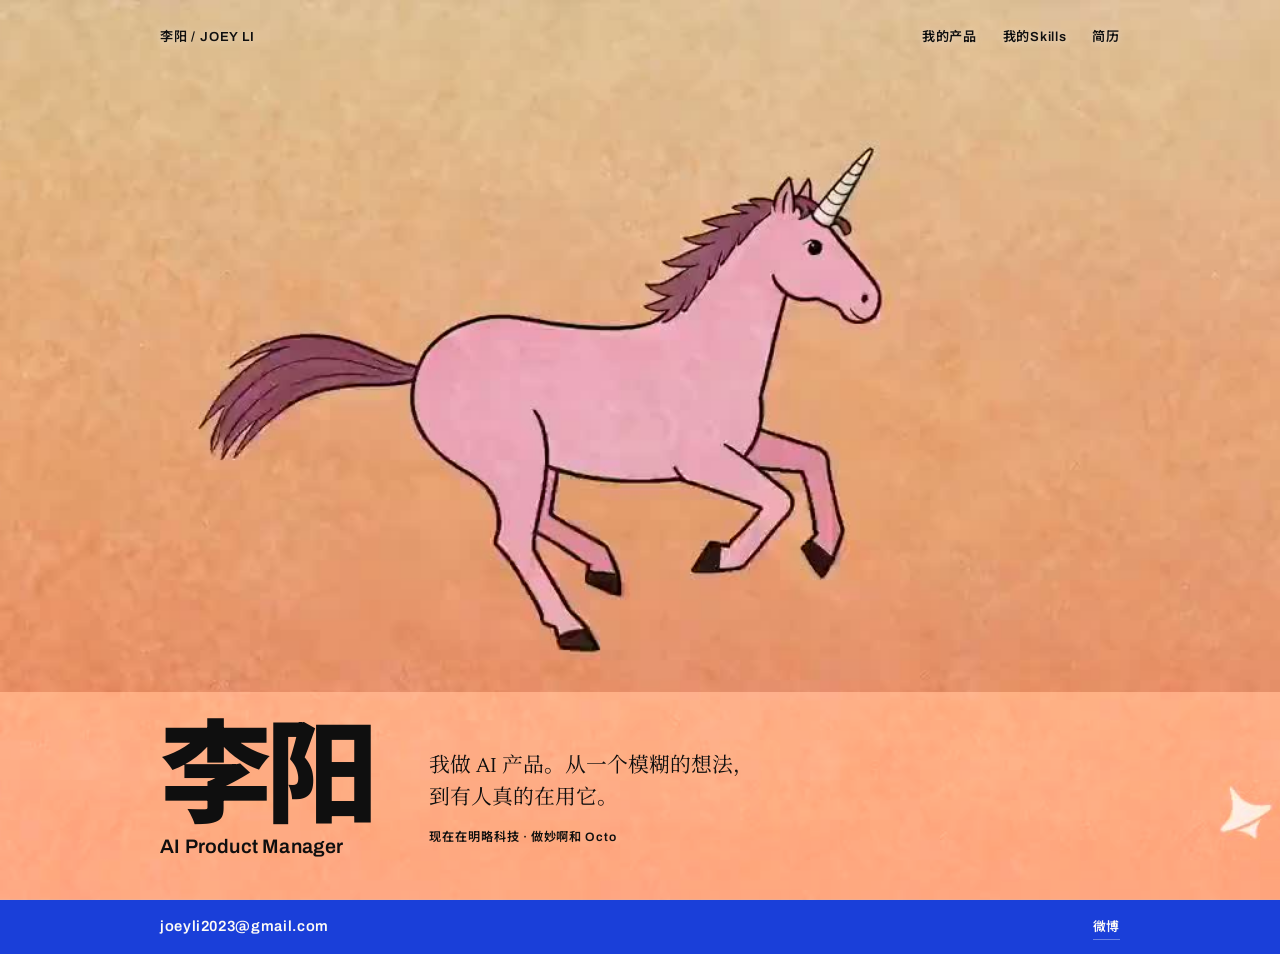
<file: index.html>
<!DOCTYPE html>
<html lang="zh-CN">
<head>
<meta charset="UTF-8" />
<meta name="viewport" content="width=device-width, initial-scale=1" />
<title>李阳 — AI 产品经理</title>
<meta name="description" content="李阳，AI 产品经理。做过的产品、写过的 Skill、以及怎么找到我。" />
<meta property="og:title" content="李阳 — AI 产品经理" />
<meta property="og:description" content="做过的产品、写过的 Skill、以及怎么找到我。" />
<meta property="og:type" content="website" />
<link rel="icon" href="data:image/svg+xml,<svg xmlns='http://www.w3.org/2000/svg' viewBox='0 0 32 32'><rect width='32' height='32' fill='%231A3FD9'/></svg>" />

<link rel="preconnect" href="https://fonts.googleapis.com" />
<link rel="preconnect" href="https://fonts.gstatic.com" crossorigin />
<link href="https://fonts.googleapis.com/css2?family=Archivo:wght@600;900&family=Newsreader:opsz,wght@6..72,300;6..72,400&family=Noto+Sans+SC:wght@500;900&family=Noto+Serif+SC:wght@300;400&display=swap" rel="stylesheet" />
<link rel="stylesheet" href="assets/site.css?v=5" />
</head>
<body class="home">

<header class="hero">
  <div class="film">
    <video class="hero-video" autoplay muted loop playsinline preload="auto" poster="assets/hero-poster.jpg">
      <source src="assets/hero.mp4" type="video/mp4" />
    </video>
  </div>

  <div class="hero-glass">
    <div class="wrap hero-glass-in">
      <h1 class="hero-name">李阳<span class="latin">AI Product Manager</span></h1>
      <p class="hero-say">我做 AI 产品。从一个模糊的想法，到有人真的在用它。
        <span class="quiet">现在在明略科技 · 做妙啊和 Octo</span>
      </p>
    </div>
  </div>

  <div class="wrap topbar">
    <a class="mark" href="./">李阳 / JOEY LI</a>
    <nav>
      <a href="products.html">我的产品</a>
      <a href="skills.html">我的Skills</a>
      <a href="resume.html">简历</a>
    </nav>
  </div>
</header>

<footer class="strip" id="contact">
  <div class="wrap strip-in">
    <a class="strip-mail" href="mailto:joeyli2023@gmail.com">joeyli2023@gmail.com</a>
    <a class="strip-link" href="https://weibo.com/u/7821111806" target="_blank" rel="noopener">微博</a>
  </div>
</footer>

<script src="assets/site.js"></script>
</body>
</html>
</file>
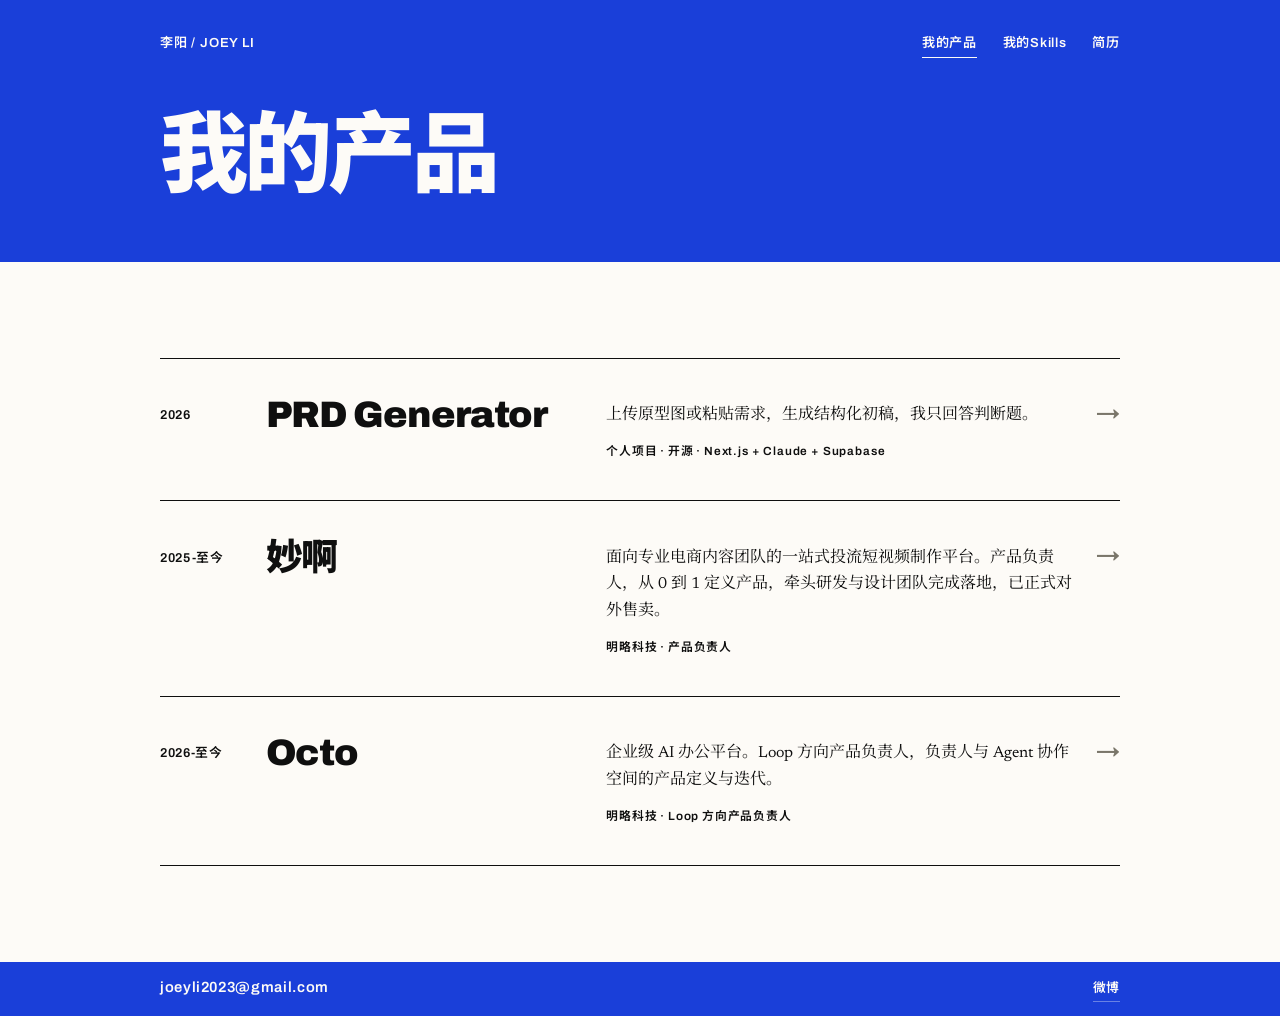
<file: products.html>
<!DOCTYPE html>
<html lang="zh-CN">
<head>
<meta charset="UTF-8" />
<meta name="viewport" content="width=device-width, initial-scale=1" />
<title>我的产品 — 李阳</title>
<meta name="description" content="李阳做过的产品：PRD Generator、妙啊、Octo。" />
<meta property="og:title" content="我的产品 — 李阳" />
<meta property="og:description" content="一个自己写的开源工具，两款从 0 到 1 带出来的商业产品。" />
<meta property="og:type" content="website" />
<link rel="icon" href="data:image/svg+xml,<svg xmlns='http://www.w3.org/2000/svg' viewBox='0 0 32 32'><rect width='32' height='32' fill='%231A3FD9'/></svg>" />

<link rel="preconnect" href="https://fonts.googleapis.com" />
<link rel="preconnect" href="https://fonts.gstatic.com" crossorigin />
<link href="https://fonts.googleapis.com/css2?family=Archivo:wght@600;900&family=Newsreader:opsz,wght@6..72,300;6..72,400&family=Noto+Sans+SC:wght@500;900&family=Noto+Serif+SC:wght@300;400&display=swap" rel="stylesheet" />
<link rel="stylesheet" href="assets/site.css?v=5" />
</head>
<body>

<header class="masthead">
  <div class="wrap topbar">
    <a class="mark" href="./">李阳 / JOEY LI</a>
    <nav>
      <a href="products.html" aria-current="page">我的产品</a>
      <a href="skills.html">我的Skills</a>
      <a href="resume.html">简历</a>
    </nav>
  </div>
  <div class="wrap">
    <h1>我的产品</h1>
  </div>
</header>

<main>
  <section class="section wrap" id="products">
    <div class="work">
      <a class="item" href="products/prd-generator.html">
        <span class="item-yr">2026</span>
        <span class="item-name">PRD Generator</span>
        <span class="item-desc">
          上传原型图或粘贴需求，生成结构化初稿，我只回答判断题。
          <span class="meta">个人项目 · 开源 · Next.js + Claude + Supabase</span>
        </span>
      </a>

      <a class="item" href="products/woya.html">
        <span class="item-yr">2025-至今</span>
        <span class="item-name">妙啊</span>
        <span class="item-desc">
          面向专业电商内容团队的一站式投流短视频制作平台。产品负责人，从 0 到 1 定义产品，牵头研发与设计团队完成落地，已正式对外售卖。
          <span class="meta">明略科技 · 产品负责人</span>
        </span>
      </a>

      <a class="item" href="products/octo.html">
        <span class="item-yr">2026-至今</span>
        <span class="item-name">Octo</span>
        <span class="item-desc">
          企业级 AI 办公平台。Loop 方向产品负责人，负责人与 Agent 协作空间的产品定义与迭代。
          <span class="meta">明略科技 · Loop 方向产品负责人</span>
        </span>
      </a>
    </div>
  </section>
</main>

<footer class="strip" id="contact">
  <div class="wrap strip-in">
    <a class="strip-mail" href="mailto:joeyli2023@gmail.com">joeyli2023@gmail.com</a>
    <a class="strip-link" href="https://weibo.com/u/7821111806" target="_blank" rel="noopener">微博</a>
  </div>
</footer>

</body>
</html>
</file>
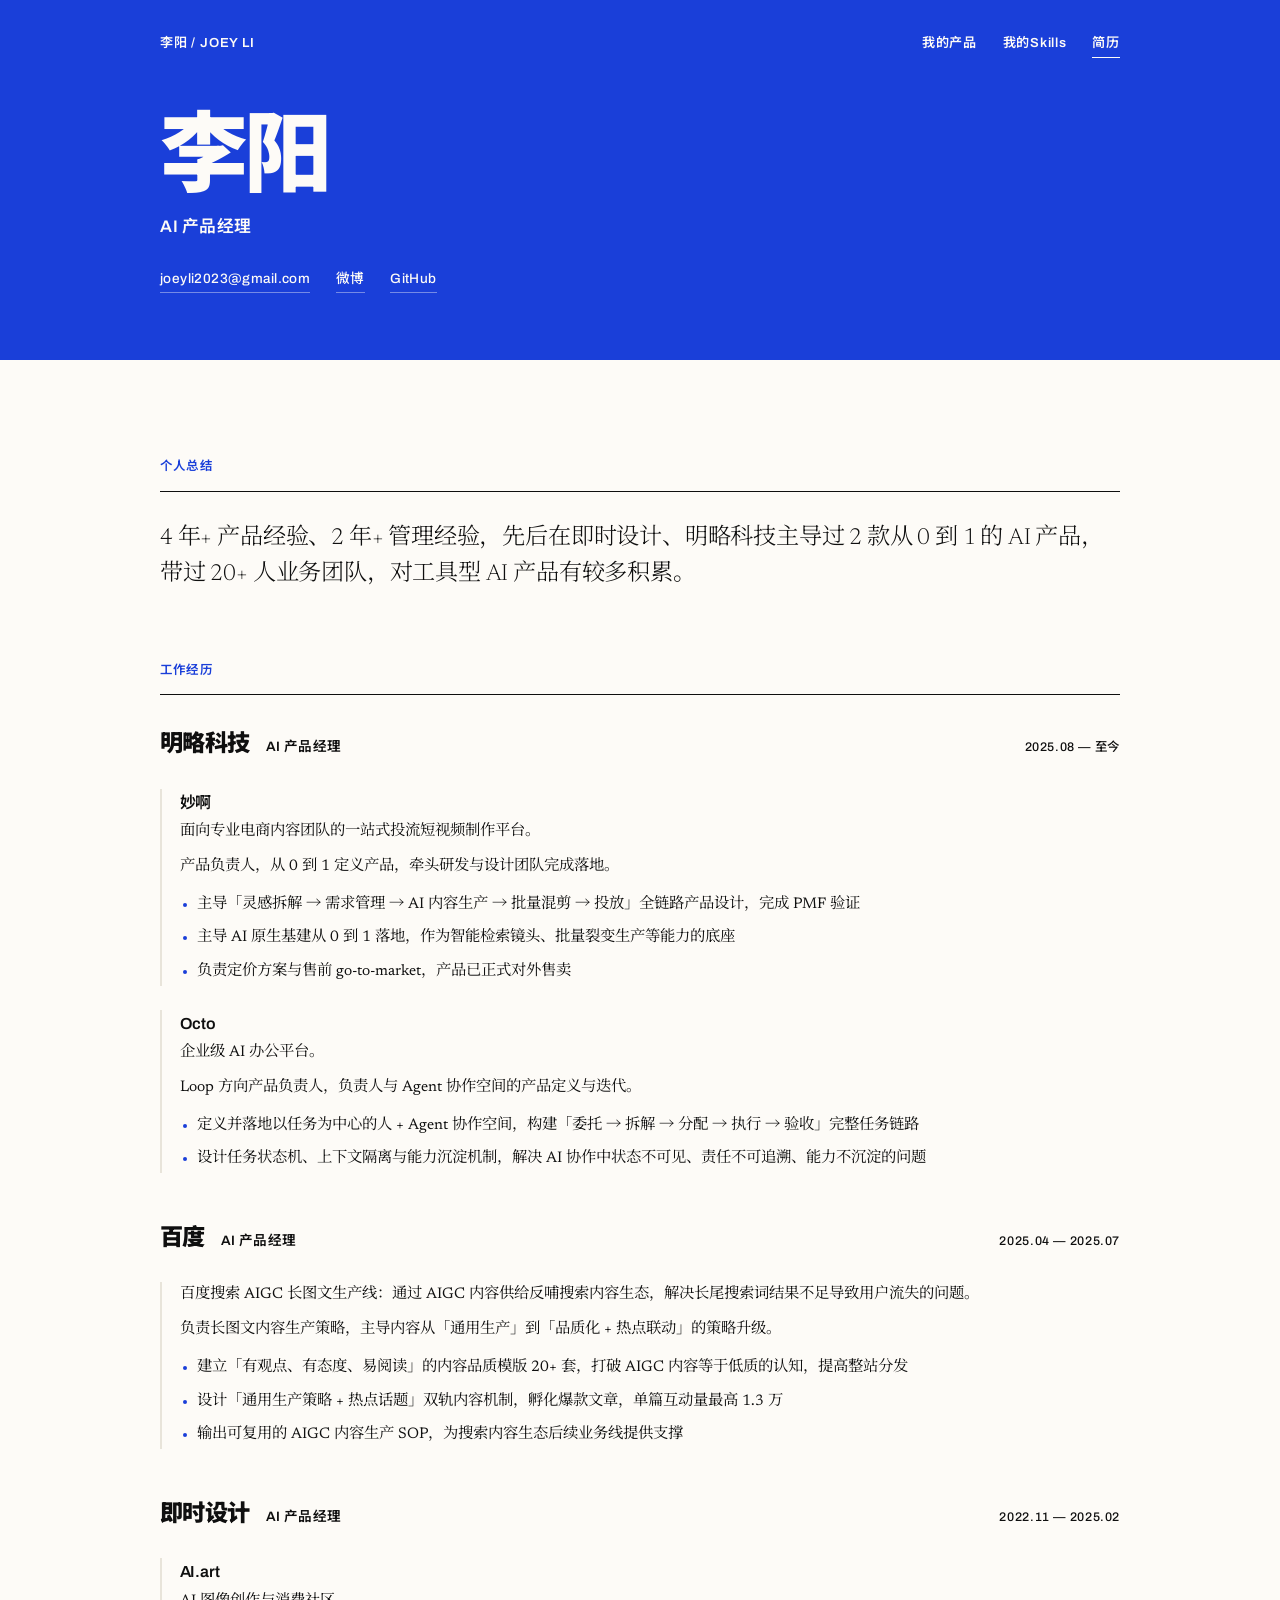
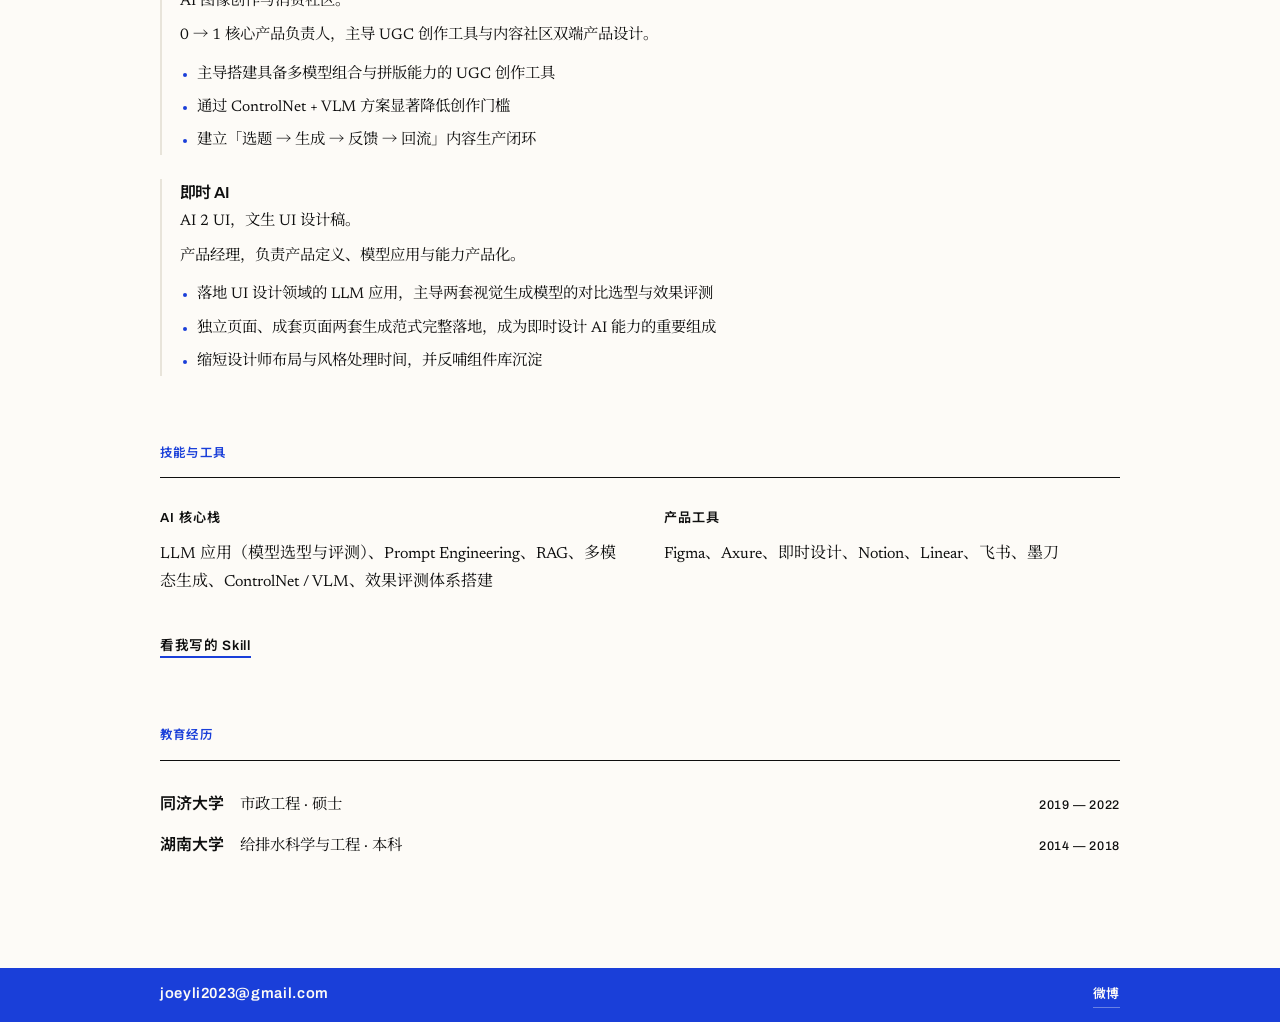
<file: resume.html>
<!DOCTYPE html>
<html lang="zh-CN">
<head>
<meta charset="UTF-8" />
<meta name="viewport" content="width=device-width, initial-scale=1" />
<title>简历 — 李阳</title>
<meta name="description" content="李阳，AI 产品经理。4 年产品经验，主导过 2 款 0 到 1 的 AI 产品。" />
<meta name="robots" content="index, follow" />
<meta property="og:title" content="简历 — 李阳" />
<meta property="og:description" content="4 年产品经验，主导过 2 款 0 到 1 的 AI 产品。" />
<meta property="og:type" content="profile" />
<link rel="icon" href="data:image/svg+xml,<svg xmlns='http://www.w3.org/2000/svg' viewBox='0 0 32 32'><rect width='32' height='32' fill='%231A3FD9'/></svg>" />

<link rel="preconnect" href="https://fonts.googleapis.com" />
<link rel="preconnect" href="https://fonts.gstatic.com" crossorigin />
<link href="https://fonts.googleapis.com/css2?family=Archivo:wght@600;900&family=Newsreader:opsz,wght@6..72,300;6..72,400&family=Noto+Sans+SC:wght@500;900&family=Noto+Serif+SC:wght@300;400&display=swap" rel="stylesheet" />
<link rel="stylesheet" href="assets/site.css?v=5" />
</head>
<body>

<header class="masthead">
  <div class="wrap topbar">
    <a class="mark" href="./">李阳 / JOEY LI</a>
    <nav>
      <a href="products.html">我的产品</a>
      <a href="skills.html">我的Skills</a>
      <a href="resume.html" aria-current="page">简历</a>
    </nav>
  </div>
  <div class="wrap">
    <h1>李阳</h1>
    <p class="role">AI 产品经理</p>
    <p class="reach">
      <a href="mailto:joeyli2023@gmail.com">joeyli2023@gmail.com</a>
      <a href="https://weibo.com/u/7821111806" target="_blank" rel="noopener">微博</a>
      <a href="https://github.com/JoeyLi2023" target="_blank" rel="noopener">GitHub</a>
    </p>
  </div>
</header>

<main class="section wrap">

  <section class="block">
    <h2 class="eyebrow eyebrow--rule">个人总结</h2>
    <p class="summary">
      4 年+ 产品经验、2 年+ 管理经验，先后在即时设计、明略科技主导过 2 款从 0 到 1 的 AI 产品，带过 20+ 人业务团队，对工具型 AI 产品有较多积累。
    </p>
  </section>

  <section class="block">
    <h2 class="eyebrow eyebrow--rule">工作经历</h2>

    <div class="job">
      <div class="job-head">
        <span class="job-co">明略科技</span>
        <span class="job-role">AI 产品经理</span>
        <span class="job-when">2025.08 — 至今</span>
      </div>

      <div class="line">
        <p class="line-name">妙啊</p>
        <p class="line-what">面向专业电商内容团队的一站式投流短视频制作平台。</p>
        <p class="line-role">产品负责人，从 0 到 1 定义产品，牵头研发与设计团队完成落地。</p>
        <ul>
          <li>主导「灵感拆解 → 需求管理 → AI 内容生产 → 批量混剪 → 投放」全链路产品设计，完成 PMF 验证</li>
          <li>主导 AI 原生基建从 0 到 1 落地，作为智能检索镜头、批量裂变生产等能力的底座</li>
          <li>负责定价方案与售前 go-to-market，产品已正式对外售卖</li>
        </ul>
      </div>

      <div class="line">
        <p class="line-name">Octo</p>
        <p class="line-what">企业级 AI 办公平台。</p>
        <p class="line-role">Loop 方向产品负责人，负责人与 Agent 协作空间的产品定义与迭代。</p>
        <ul>
          <li>定义并落地以任务为中心的人 + Agent 协作空间，构建「委托 → 拆解 → 分配 → 执行 → 验收」完整任务链路</li>
          <li>设计任务状态机、上下文隔离与能力沉淀机制，解决 AI 协作中状态不可见、责任不可追溯、能力不沉淀的问题</li>
        </ul>
      </div>
    </div>

    <div class="job">
      <div class="job-head">
        <span class="job-co">百度</span>
        <span class="job-role">AI 产品经理</span>
        <span class="job-when">2025.04 — 2025.07</span>
      </div>
      <div class="line">
        <p class="line-what">百度搜索 AIGC 长图文生产线：通过 AIGC 内容供给反哺搜索内容生态，解决长尾搜索词结果不足导致用户流失的问题。</p>
        <p class="line-role">负责长图文内容生产策略，主导内容从「通用生产」到「品质化 + 热点联动」的策略升级。</p>
        <ul>
          <li>建立「有观点、有态度、易阅读」的内容品质模版 20+ 套，打破 AIGC 内容等于低质的认知，提高整站分发</li>
          <li>设计「通用生产策略 + 热点话题」双轨内容机制，孵化爆款文章，单篇互动量最高 1.3 万</li>
          <li>输出可复用的 AIGC 内容生产 SOP，为搜索内容生态后续业务线提供支撑</li>
        </ul>
      </div>
    </div>

    <div class="job">
      <div class="job-head">
        <span class="job-co">即时设计</span>
        <span class="job-role">AI 产品经理</span>
        <span class="job-when">2022.11 — 2025.02</span>
      </div>

      <div class="line">
        <p class="line-name">AI.art</p>
        <p class="line-what">AI 图像创作与消费社区。</p>
        <p class="line-role">0 → 1 核心产品负责人，主导 UGC 创作工具与内容社区双端产品设计。</p>
        <ul>
          <li>主导搭建具备多模型组合与拼版能力的 UGC 创作工具</li>
          <li>通过 ControlNet + VLM 方案显著降低创作门槛</li>
          <li>建立「选题 → 生成 → 反馈 → 回流」内容生产闭环</li>
        </ul>
      </div>

      <div class="line">
        <p class="line-name">即时 AI</p>
        <p class="line-what">AI 2 UI，文生 UI 设计稿。</p>
        <p class="line-role">产品经理，负责产品定义、模型应用与能力产品化。</p>
        <ul>
          <li>落地 UI 设计领域的 LLM 应用，主导两套视觉生成模型的对比选型与效果评测</li>
          <li>独立页面、成套页面两套生成范式完整落地，成为即时设计 AI 能力的重要组成</li>
          <li>缩短设计师布局与风格处理时间，并反哺组件库沉淀</li>
        </ul>
      </div>
    </div>
  </section>

  <section class="block">
    <h2 class="eyebrow eyebrow--rule">技能与工具</h2>
    <div class="pairs">
      <div>
        <h3>AI 核心栈</h3>
        <p>LLM 应用（模型选型与评测）、Prompt Engineering、RAG、多模态生成、ControlNet / VLM、效果评测体系搭建</p>
      </div>
      <div>
        <h3>产品工具</h3>
        <p>Figma、Axure、即时设计、Notion、Linear、飞书、墨刀</p>
      </div>
    </div>
    <p class="more"><a href="skills.html">看我写的 Skill</a></p>
  </section>

  <section class="block">
    <h2 class="eyebrow eyebrow--rule">教育经历</h2>
    <div class="edu">
      <span class="edu-school">同济大学</span>
      <span class="edu-major">市政工程 · 硕士</span>
      <span class="edu-when">2019 — 2022</span>
    </div>
    <div class="edu">
      <span class="edu-school">湖南大学</span>
      <span class="edu-major">给排水科学与工程 · 本科</span>
      <span class="edu-when">2014 — 2018</span>
    </div>
  </section>

</main>

<footer class="strip" id="contact">
  <div class="wrap strip-in">
    <a class="strip-mail" href="mailto:joeyli2023@gmail.com">joeyli2023@gmail.com</a>
    <a class="strip-link" href="https://weibo.com/u/7821111806" target="_blank" rel="noopener">微博</a>
  </div>
</footer>

</body>
</html>
</file>
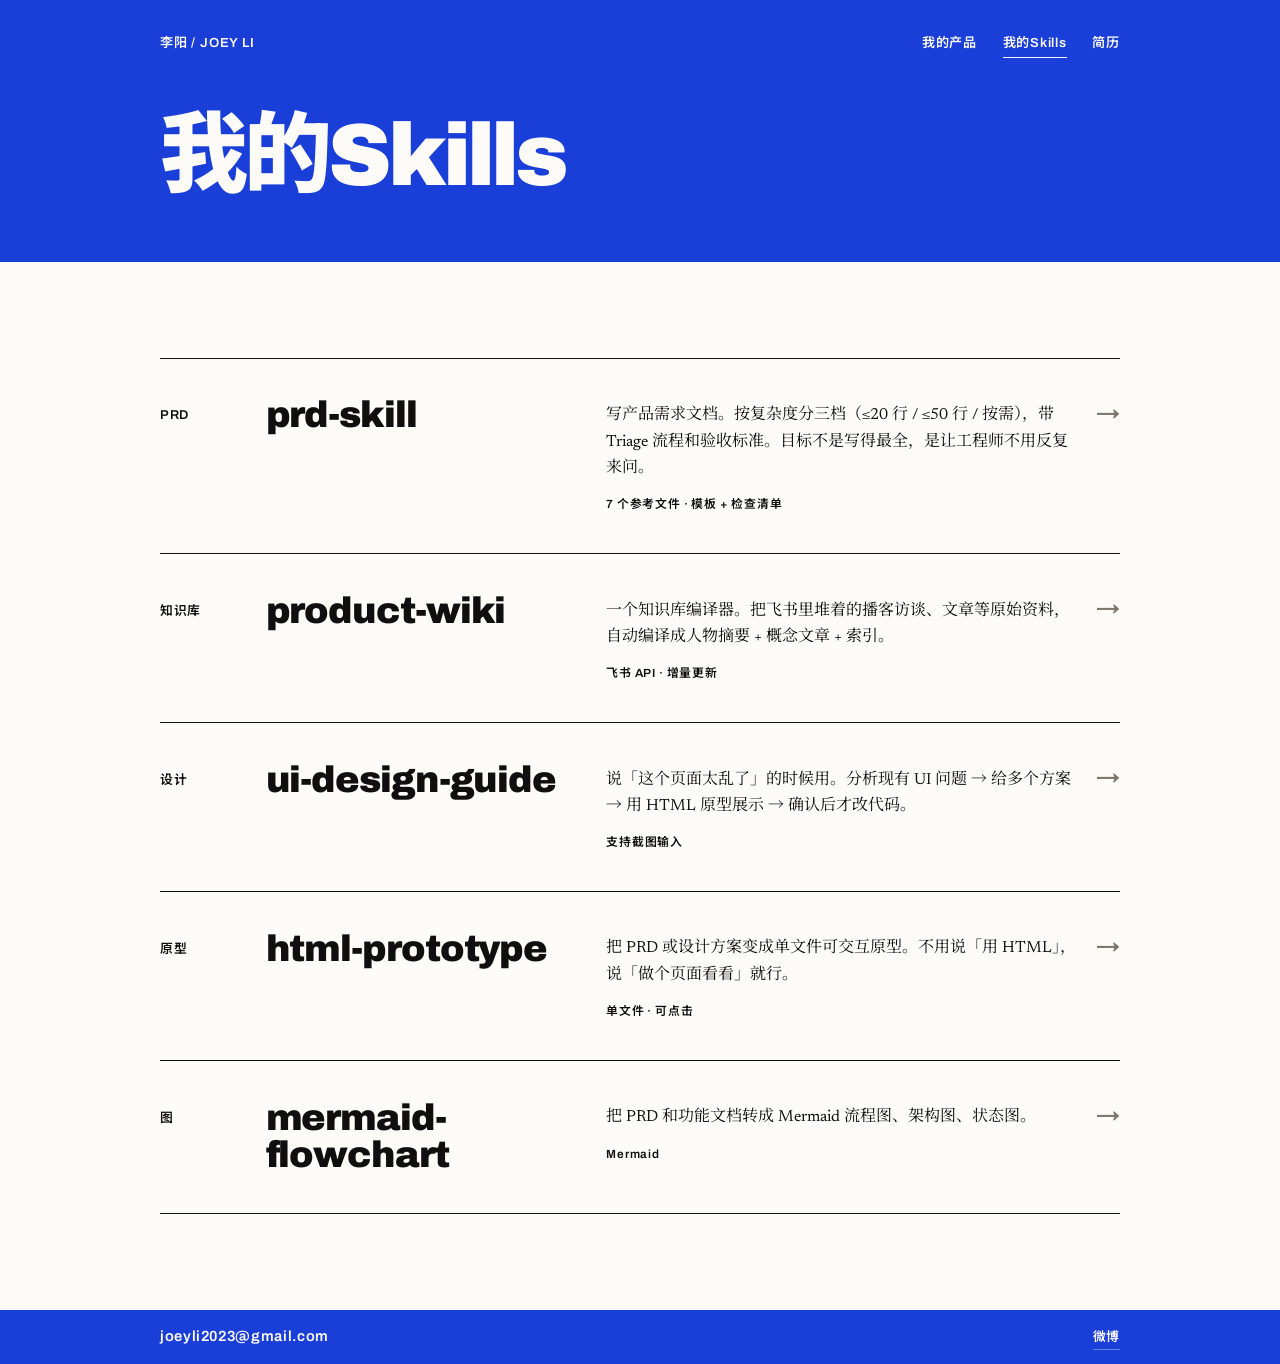
<file: skills.html>
<!DOCTYPE html>
<html lang="zh-CN">
<head>
<meta charset="UTF-8" />
<meta name="viewport" content="width=device-width, initial-scale=1" />
<title>我的Skills — 李阳</title>
<meta name="description" content="李阳给 Claude Code 写的一组 Skill：prd-skill、product-wiki、ui-design-guide、html-prototype、mermaid-flowchart。" />
<meta property="og:title" content="我的Skills — 李阳" />
<meta property="og:description" content="给 Claude Code 写的一组 Skill，把每天重复的活儿交给它做。" />
<meta property="og:type" content="website" />
<link rel="icon" href="data:image/svg+xml,<svg xmlns='http://www.w3.org/2000/svg' viewBox='0 0 32 32'><rect width='32' height='32' fill='%231A3FD9'/></svg>" />

<link rel="preconnect" href="https://fonts.googleapis.com" />
<link rel="preconnect" href="https://fonts.gstatic.com" crossorigin />
<link href="https://fonts.googleapis.com/css2?family=Archivo:wght@600;900&family=Newsreader:opsz,wght@6..72,300;6..72,400&family=Noto+Sans+SC:wght@500;900&family=Noto+Serif+SC:wght@300;400&display=swap" rel="stylesheet" />
<link rel="stylesheet" href="assets/site.css?v=5" />
</head>
<body>

<header class="masthead">
  <div class="wrap topbar">
    <a class="mark" href="./">李阳 / JOEY LI</a>
    <nav>
      <a href="products.html">我的产品</a>
      <a href="skills.html" aria-current="page">我的Skills</a>
      <a href="resume.html">简历</a>
    </nav>
  </div>
  <div class="wrap">
    <h1>我的Skills</h1>
  </div>
</header>

<main>
  <section class="section wrap" id="skills">
    <div class="work">
      <a class="item" href="skills/prd-skill.html">
        <span class="item-yr">PRD</span>
        <span class="item-name">prd-skill</span>
        <span class="item-desc">
          写产品需求文档。按复杂度分三档（≤20 行 / ≤50 行 / 按需），带 Triage 流程和验收标准。目标不是写得最全，是让工程师不用反复来问。
          <span class="meta">7 个参考文件 · 模板 + 检查清单</span>
        </span>
      </a>

      <a class="item" href="skills/product-wiki.html">
        <span class="item-yr">知识库</span>
        <span class="item-name">product-wiki</span>
        <span class="item-desc">
          一个知识库编译器。把飞书里堆着的播客访谈、文章等原始资料，自动编译成人物摘要 + 概念文章 + 索引。
          <span class="meta">飞书 API · 增量更新</span>
        </span>
      </a>

      <a class="item" href="skills/ui-design-guide.html">
        <span class="item-yr">设计</span>
        <span class="item-name">ui-design-guide</span>
        <span class="item-desc">
          说「这个页面太乱了」的时候用。分析现有 UI 问题 → 给多个方案 → 用 HTML 原型展示 → 确认后才改代码。
          <span class="meta">支持截图输入</span>
        </span>
      </a>

      <a class="item" href="skills/html-prototype.html">
        <span class="item-yr">原型</span>
        <span class="item-name">html-prototype</span>
        <span class="item-desc">
          把 PRD 或设计方案变成单文件可交互原型。不用说「用 HTML」，说「做个页面看看」就行。
          <span class="meta">单文件 · 可点击</span>
        </span>
      </a>

      <a class="item" href="skills/mermaid-flowchart.html">
        <span class="item-yr">图</span>
        <span class="item-name">mermaid-flowchart</span>
        <span class="item-desc">
          把 PRD 和功能文档转成 Mermaid 流程图、架构图、状态图。
          <span class="meta">Mermaid</span>
        </span>
      </a>
    </div>
  </section>
</main>

<footer class="strip" id="contact">
  <div class="wrap strip-in">
    <a class="strip-mail" href="mailto:joeyli2023@gmail.com">joeyli2023@gmail.com</a>
    <a class="strip-link" href="https://weibo.com/u/7821111806" target="_blank" rel="noopener">微博</a>
  </div>
</footer>

</body>
</html>
</file>
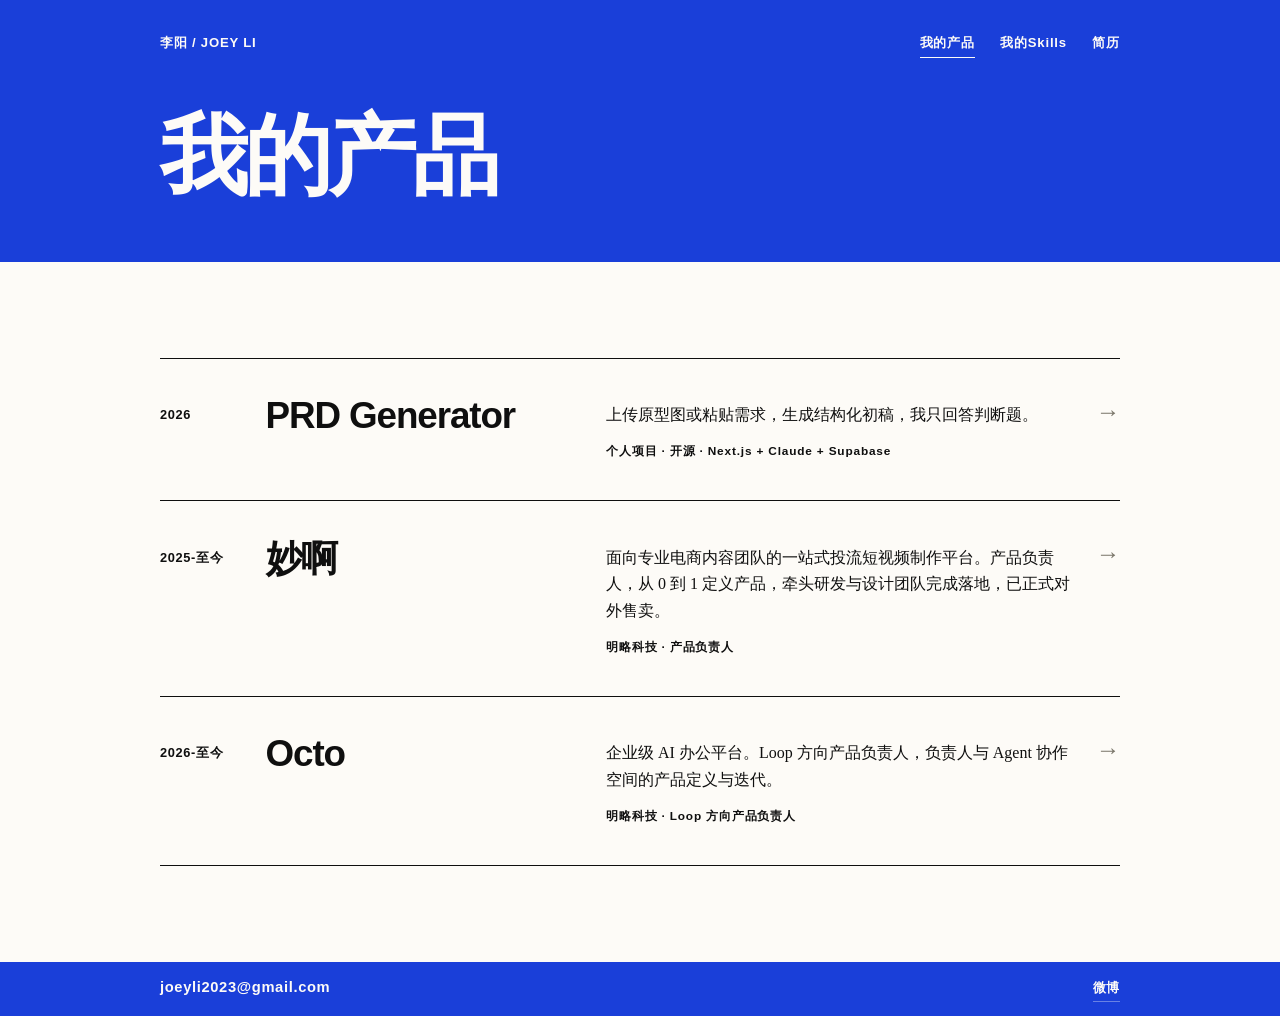
<file: work.html>
<!DOCTYPE html>
<html lang="zh-CN">
<head>
<meta charset="UTF-8" />
<meta name="viewport" content="width=device-width, initial-scale=1" />
<title>页面已拆分 — 李阳</title>
<meta name="robots" content="noindex, follow" />
<meta http-equiv="refresh" content="0; url=products.html" />
<link rel="canonical" href="https://joeyli2023.github.io/products.html" />
<link rel="icon" href="data:image/svg+xml,<svg xmlns='http://www.w3.org/2000/svg' viewBox='0 0 32 32'><rect width='32' height='32' fill='%231A3FD9'/></svg>" />
<link rel="stylesheet" href="assets/site.css?v=5" />
</head>
<body>

<main class="section wrap">
  <p class="intro">
    原来的「作品」页已经拆成两页：<a href="products.html">我的产品</a> 和 <a href="skills.html">我的Skills</a>。
    正在带你去产品页，没有跳转就点上面的链接。
  </p>
</main>

</body>
</html>
</file>
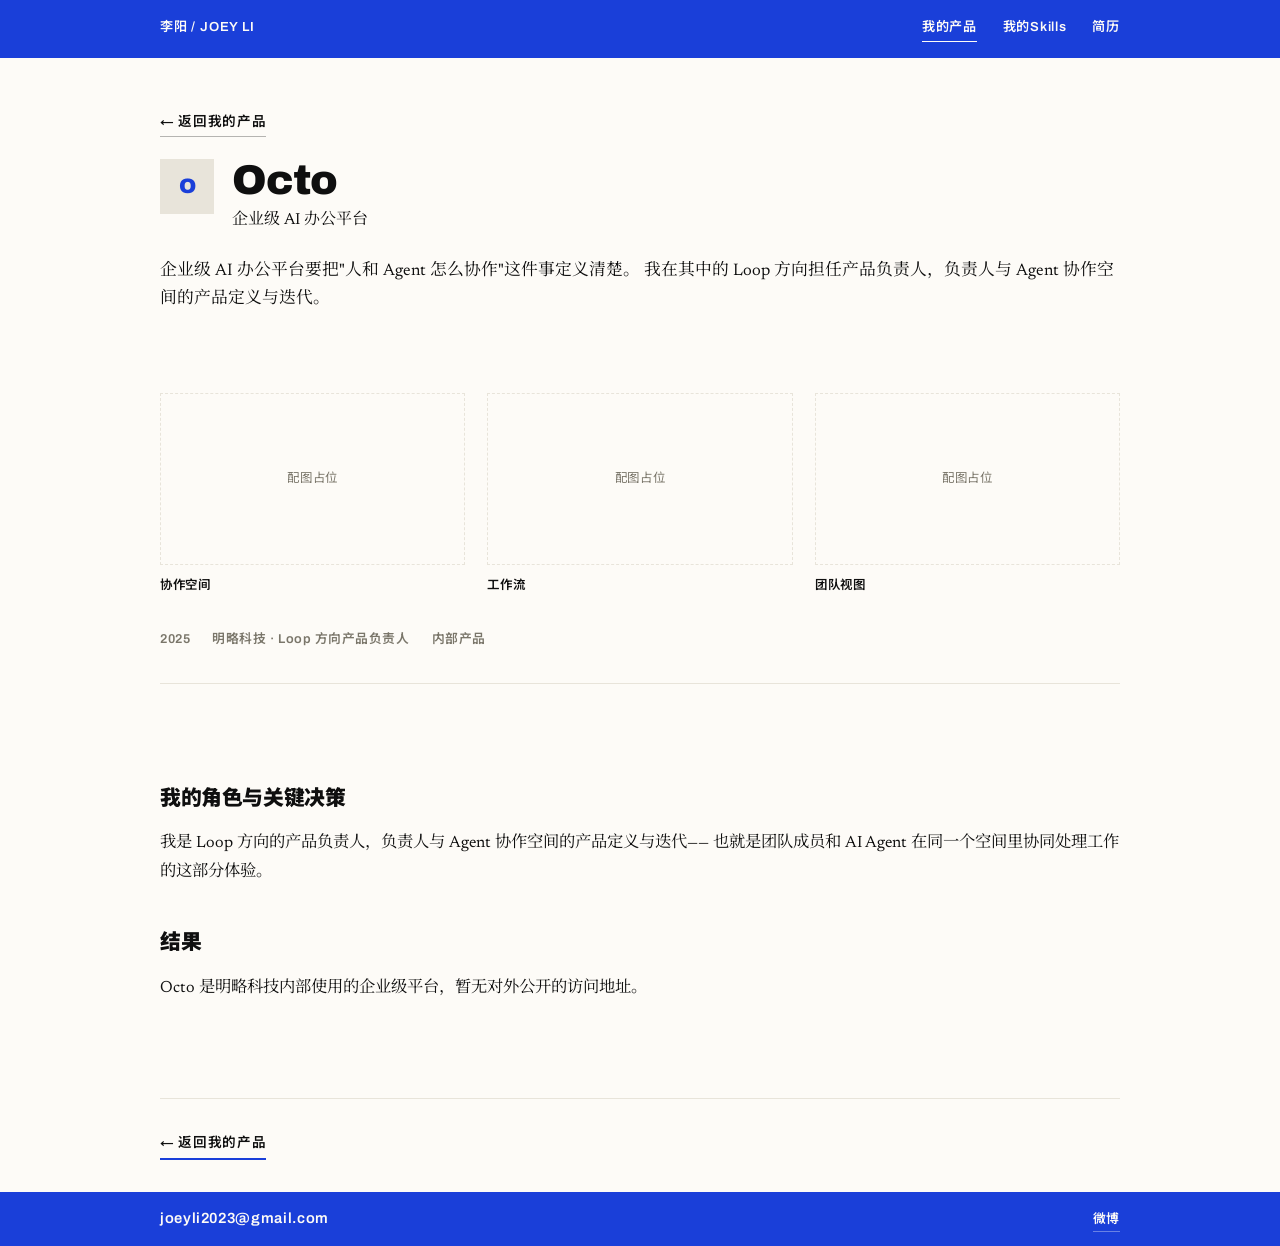
<file: products/octo.html>
<!DOCTYPE html>
<html lang="zh-CN">
<head>
<meta charset="UTF-8" />
<meta name="viewport" content="width=device-width, initial-scale=1" />
<title>Octo — 李阳</title>
<meta name="description" content="Octo：明略科技的企业级 AI 办公平台，Loop 方向产品负责人。" />
<meta property="og:title" content="Octo — 李阳" />
<meta property="og:description" content="Loop 方向产品负责人，负责人与 Agent 协作空间的产品定义与迭代。" />
<meta property="og:type" content="article" />
<link rel="icon" href="data:image/svg+xml,<svg xmlns='http://www.w3.org/2000/svg' viewBox='0 0 32 32'><rect width='32' height='32' fill='%231A3FD9'/></svg>" />

<link rel="preconnect" href="https://fonts.googleapis.com" />
<link rel="preconnect" href="https://fonts.gstatic.com" crossorigin />
<link href="https://fonts.googleapis.com/css2?family=Archivo:wght@600;900&family=Newsreader:opsz,wght@6..72,300;6..72,400&family=Noto+Sans+SC:wght@500;900&family=Noto+Serif+SC:wght@300;400&display=swap" rel="stylesheet" />
<link rel="stylesheet" href="../assets/site.css?v=5" />
</head>
<body class="detail-page">

<nav class="toc" aria-label="目录">
  <details>
    <summary aria-label="展开目录">
      <span class="toc-tick"></span>
      <span class="toc-tick"></span>
    </summary>
    <div class="toc-panel">
      <p class="toc-title">目录</p>
      <a href="#role">我的角色与关键决策</a>
      <a href="#result">结果</a>
    </div>
  </details>
</nav>

<div class="detail-topbar">
  <div class="wrap topbar">
    <a class="mark" href="../">李阳 / JOEY LI</a>
    <nav>
      <a href="../products.html" aria-current="page">我的产品</a>
      <a href="../skills.html">我的Skills</a>
      <a href="../resume.html">简历</a>
    </nav>
  </div>
</div>

<header class="wrap detail-head">
  <a class="back-link" href="../products.html">← 返回我的产品</a>

  <div class="detail-head-row">
    <div class="detail-head-main">
      <div class="detail-logo">O</div>
      <div>
        <h1>Octo</h1>
        <p class="detail-tagline">企业级 AI 办公平台</p>
      </div>
    </div>
  </div>

  <p class="detail-intro">
    企业级 AI 办公平台要把"人和 Agent 怎么协作"这件事定义清楚。
    我在其中的 Loop 方向担任产品负责人，负责人与 Agent 协作空间的产品定义与迭代。
  </p>
</header>

<main>
  <section class="wrap">
    <div class="detail-gallery detail-gallery--wide">
      <figure class="gallery-slot">
        <div class="ph-box">配图占位</div>
        <figcaption>协作空间</figcaption>
      </figure>
      <figure class="gallery-slot">
        <div class="ph-box">配图占位</div>
        <figcaption>工作流</figcaption>
      </figure>
      <figure class="gallery-slot">
        <div class="ph-box">配图占位</div>
        <figcaption>团队视图</figcaption>
      </figure>
    </div>

    <div class="detail-tags">
      <span>2025</span>
      <span>明略科技 · Loop 方向产品负责人</span>
      <span>内部产品</span>
    </div>
  </section>

  <section class="section wrap">
    <div class="detail-body">
      <h2 id="role">我的角色与关键决策</h2>
      <p>
        我是 Loop 方向的产品负责人，负责人与 Agent 协作空间的产品定义与迭代——
        也就是团队成员和 AI Agent 在同一个空间里协同处理工作的这部分体验。
      </p>

      <h2 id="result">结果</h2>
      <p>
        Octo 是明略科技内部使用的企业级平台，暂无对外公开的访问地址。
      </p>
    </div>
  </section>
</main>

<div class="wrap detail-nav">
  <a href="../products.html">← 返回我的产品</a>
</div>

<footer class="strip" id="contact">
  <div class="wrap strip-in">
    <a class="strip-mail" href="mailto:joeyli2023@gmail.com">joeyli2023@gmail.com</a>
    <a class="strip-link" href="https://weibo.com/u/7821111806" target="_blank" rel="noopener">微博</a>
  </div>
</footer>

</body>
</html>
</file>
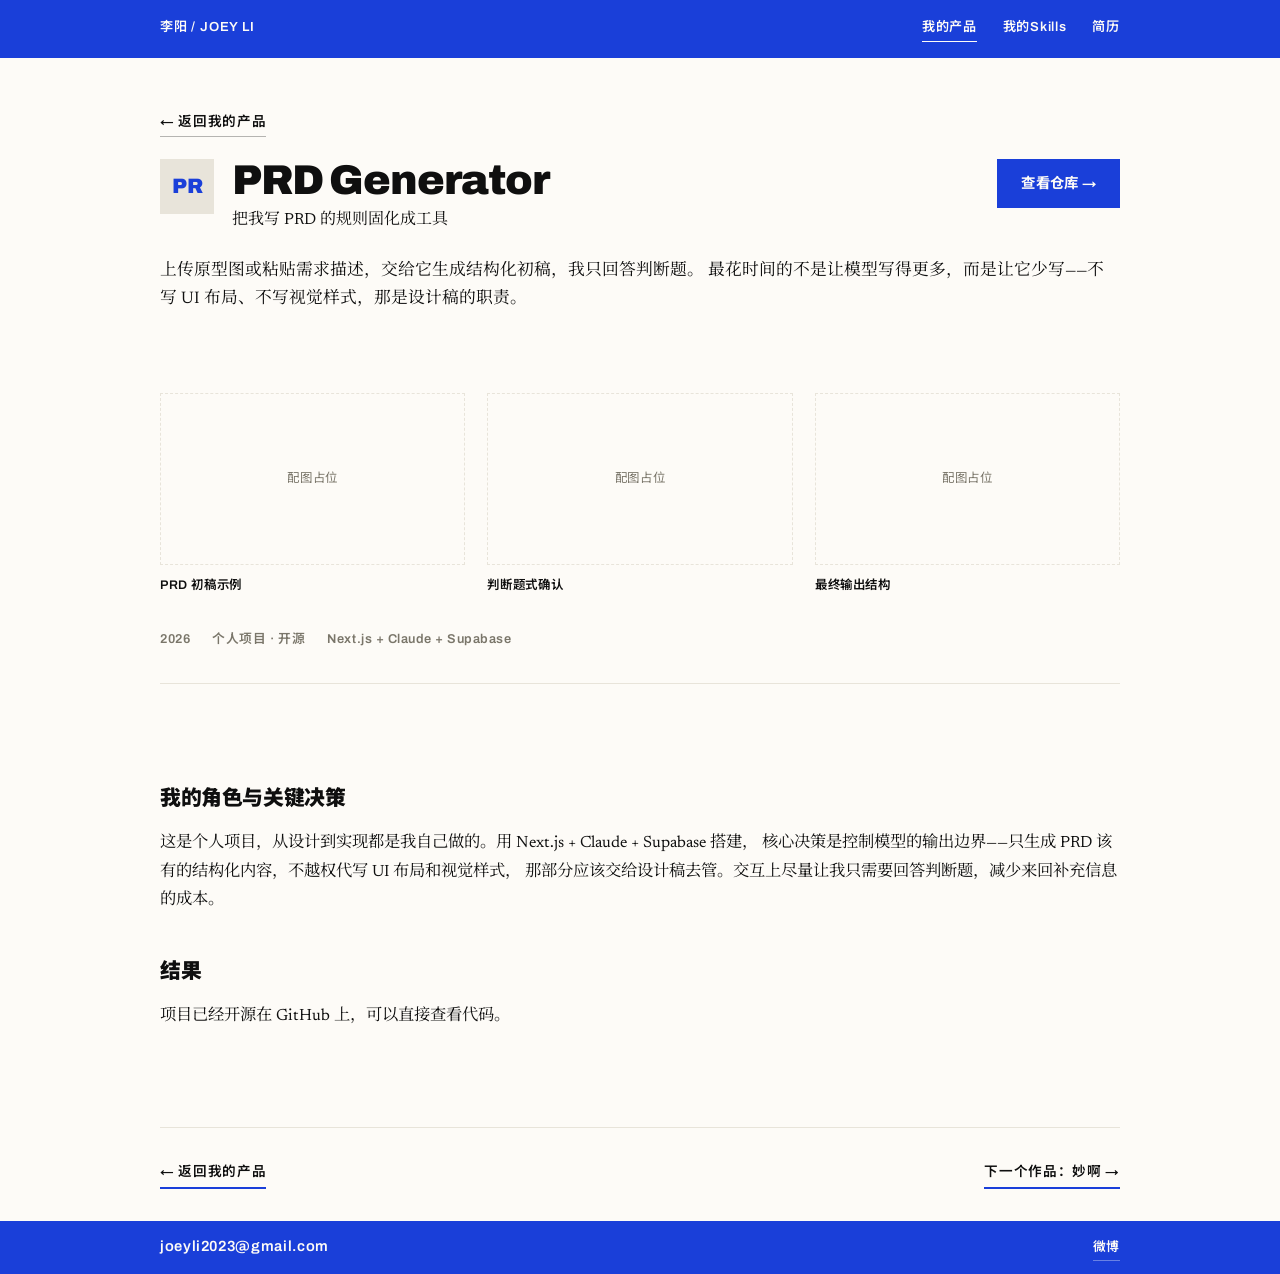
<file: products/prd-generator.html>
<!DOCTYPE html>
<html lang="zh-CN">
<head>
<meta charset="UTF-8" />
<meta name="viewport" content="width=device-width, initial-scale=1" />
<title>PRD Generator — 李阳</title>
<meta name="description" content="PRD Generator：把我写 PRD 的规则固化成工具，上传原型图或粘贴需求，生成结构化初稿。" />
<meta property="og:title" content="PRD Generator — 李阳" />
<meta property="og:description" content="个人项目，开源，Next.js + Claude + Supabase。" />
<meta property="og:type" content="article" />
<link rel="icon" href="data:image/svg+xml,<svg xmlns='http://www.w3.org/2000/svg' viewBox='0 0 32 32'><rect width='32' height='32' fill='%231A3FD9'/></svg>" />

<link rel="preconnect" href="https://fonts.googleapis.com" />
<link rel="preconnect" href="https://fonts.gstatic.com" crossorigin />
<link href="https://fonts.googleapis.com/css2?family=Archivo:wght@600;900&family=Newsreader:opsz,wght@6..72,300;6..72,400&family=Noto+Sans+SC:wght@500;900&family=Noto+Serif+SC:wght@300;400&display=swap" rel="stylesheet" />
<link rel="stylesheet" href="../assets/site.css?v=5" />
</head>
<body class="detail-page">

<nav class="toc" aria-label="目录">
  <details>
    <summary aria-label="展开目录">
      <span class="toc-tick"></span>
      <span class="toc-tick"></span>
    </summary>
    <div class="toc-panel">
      <p class="toc-title">目录</p>
      <a href="#role">我的角色与关键决策</a>
      <a href="#result">结果</a>
    </div>
  </details>
</nav>

<div class="detail-topbar">
  <div class="wrap topbar">
    <a class="mark" href="../">李阳 / JOEY LI</a>
    <nav>
      <a href="../products.html" aria-current="page">我的产品</a>
      <a href="../skills.html">我的Skills</a>
      <a href="../resume.html">简历</a>
    </nav>
  </div>
</div>

<header class="wrap detail-head">
  <a class="back-link" href="../products.html">← 返回我的产品</a>

  <div class="detail-head-row">
    <div class="detail-head-main">
      <div class="detail-logo">PR</div>
      <div>
        <h1>PRD Generator</h1>
        <p class="detail-tagline">把我写 PRD 的规则固化成工具</p>
      </div>
    </div>
    <a class="detail-cta-btn" href="https://github.com/JoeyLi2023/prd-generator" target="_blank" rel="noopener">查看仓库 →</a>
  </div>

  <p class="detail-intro">
    上传原型图或粘贴需求描述，交给它生成结构化初稿，我只回答判断题。
    最花时间的不是让模型写得更多，而是让它少写——不写 UI 布局、不写视觉样式，那是设计稿的职责。
  </p>
</header>

<main>
  <section class="wrap">
    <div class="detail-gallery detail-gallery--wide">
      <figure class="gallery-slot">
        <div class="ph-box">配图占位</div>
        <figcaption>PRD 初稿示例</figcaption>
      </figure>
      <figure class="gallery-slot">
        <div class="ph-box">配图占位</div>
        <figcaption>判断题式确认</figcaption>
      </figure>
      <figure class="gallery-slot">
        <div class="ph-box">配图占位</div>
        <figcaption>最终输出结构</figcaption>
      </figure>
    </div>

    <div class="detail-tags">
      <span>2026</span>
      <span>个人项目 · 开源</span>
      <span>Next.js + Claude + Supabase</span>
    </div>
  </section>

  <section class="section wrap">
    <div class="detail-body">
      <h2 id="role">我的角色与关键决策</h2>
      <p>
        这是个人项目，从设计到实现都是我自己做的。用 Next.js + Claude + Supabase 搭建，
        核心决策是控制模型的输出边界——只生成 PRD 该有的结构化内容，不越权代写 UI 布局和视觉样式，
        那部分应该交给设计稿去管。交互上尽量让我只需要回答判断题，减少来回补充信息的成本。
      </p>

      <h2 id="result">结果</h2>
      <p>
        项目已经开源在 GitHub 上，可以直接查看代码。
      </p>
    </div>
  </section>
</main>

<div class="wrap detail-nav">
  <a href="../products.html">← 返回我的产品</a>
  <a href="woya.html">下一个作品：妙啊 →</a>
</div>

<footer class="strip" id="contact">
  <div class="wrap strip-in">
    <a class="strip-mail" href="mailto:joeyli2023@gmail.com">joeyli2023@gmail.com</a>
    <a class="strip-link" href="https://weibo.com/u/7821111806" target="_blank" rel="noopener">微博</a>
  </div>
</footer>

</body>
</html>
</file>
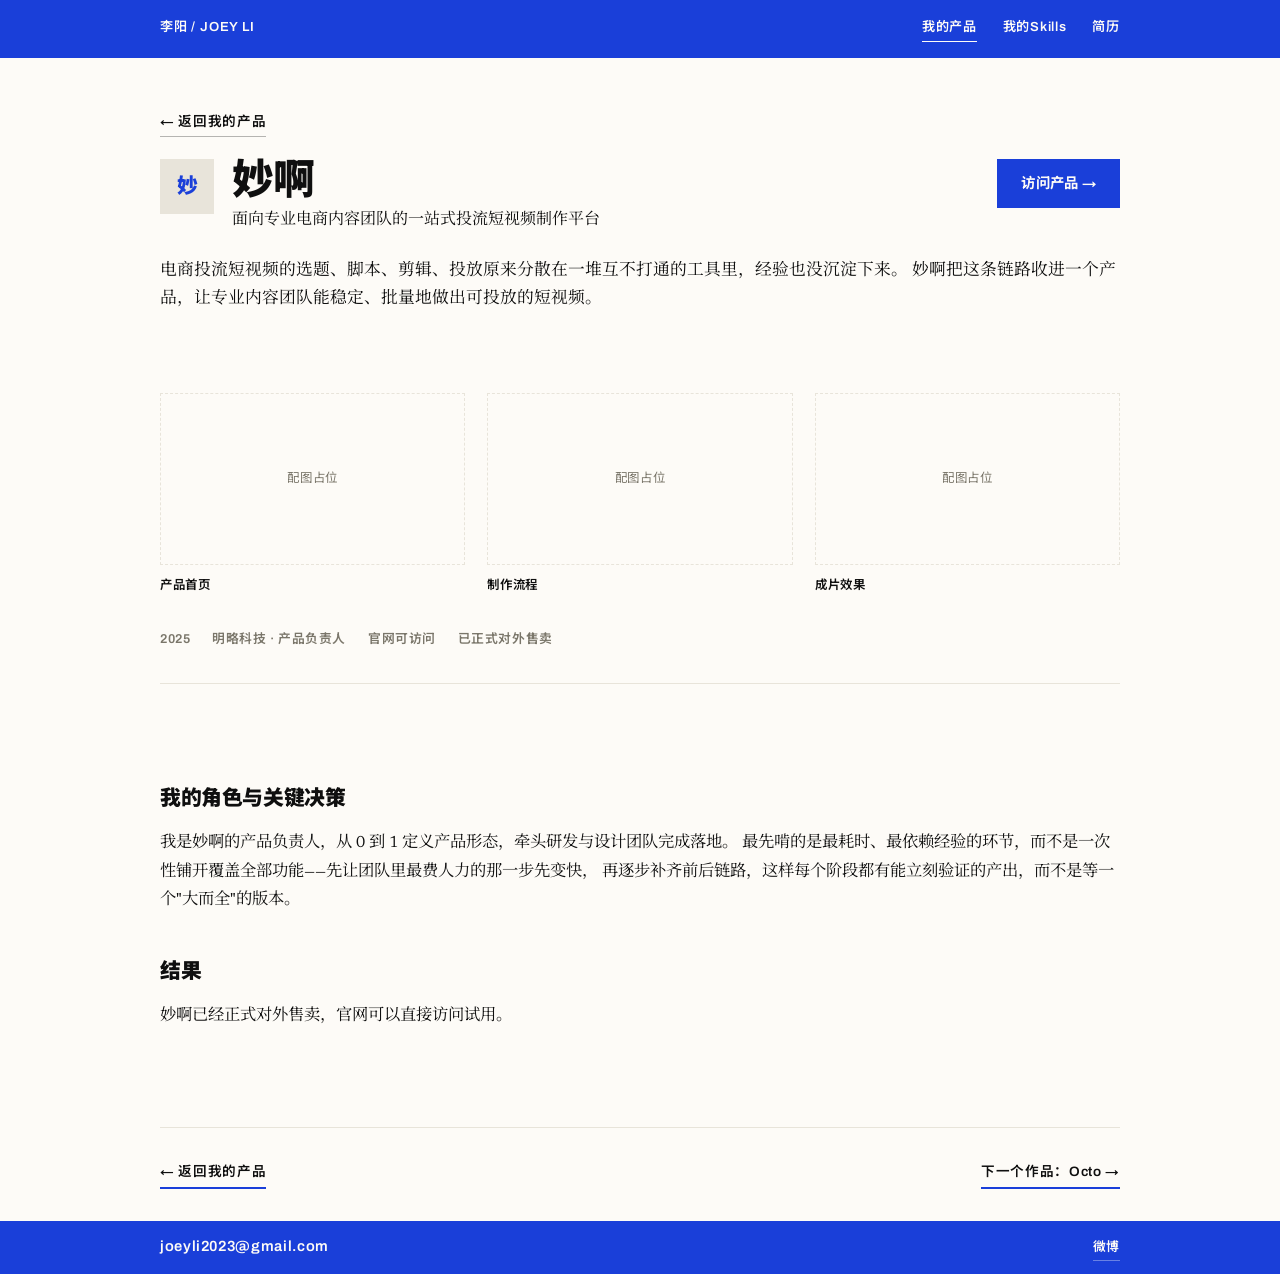
<file: products/woya.html>
<!DOCTYPE html>
<html lang="zh-CN">
<head>
<meta charset="UTF-8" />
<meta name="viewport" content="width=device-width, initial-scale=1" />
<title>妙啊 — 李阳</title>
<meta name="description" content="妙啊：面向专业电商内容团队的一站式投流短视频制作平台。" />
<meta property="og:title" content="妙啊 — 李阳" />
<meta property="og:description" content="从 0 到 1 定义产品，牵头研发与设计团队完成落地，已正式对外售卖。" />
<meta property="og:type" content="article" />
<link rel="icon" href="data:image/svg+xml,<svg xmlns='http://www.w3.org/2000/svg' viewBox='0 0 32 32'><rect width='32' height='32' fill='%231A3FD9'/></svg>" />

<link rel="preconnect" href="https://fonts.googleapis.com" />
<link rel="preconnect" href="https://fonts.gstatic.com" crossorigin />
<link href="https://fonts.googleapis.com/css2?family=Archivo:wght@600;900&family=Newsreader:opsz,wght@6..72,300;6..72,400&family=Noto+Sans+SC:wght@500;900&family=Noto+Serif+SC:wght@300;400&display=swap" rel="stylesheet" />
<link rel="stylesheet" href="../assets/site.css?v=5" />
</head>
<body class="detail-page">

<nav class="toc" aria-label="目录">
  <details>
    <summary aria-label="展开目录">
      <span class="toc-tick"></span>
      <span class="toc-tick"></span>
    </summary>
    <div class="toc-panel">
      <p class="toc-title">目录</p>
      <a href="#role">我的角色与关键决策</a>
      <a href="#result">结果</a>
    </div>
  </details>
</nav>

<div class="detail-topbar">
  <div class="wrap topbar">
    <a class="mark" href="../">李阳 / JOEY LI</a>
    <nav>
      <a href="../products.html" aria-current="page">我的产品</a>
      <a href="../skills.html">我的Skills</a>
      <a href="../resume.html">简历</a>
    </nav>
  </div>
</div>

<header class="wrap detail-head">
  <a class="back-link" href="../products.html">← 返回我的产品</a>

  <div class="detail-head-row">
    <div class="detail-head-main">
      <div class="detail-logo">妙</div>
      <div>
        <h1>妙啊</h1>
        <p class="detail-tagline">面向专业电商内容团队的一站式投流短视频制作平台</p>
      </div>
    </div>
    <a class="detail-cta-btn" href="https://miaoa.mininglamp.com/home" target="_blank" rel="noopener">访问产品 →</a>
  </div>

  <p class="detail-intro">
    电商投流短视频的选题、脚本、剪辑、投放原来分散在一堆互不打通的工具里，经验也没沉淀下来。
    妙啊把这条链路收进一个产品，让专业内容团队能稳定、批量地做出可投放的短视频。
  </p>
</header>

<main>
  <section class="wrap">
    <div class="detail-gallery detail-gallery--wide">
      <figure class="gallery-slot">
        <div class="ph-box">配图占位</div>
        <figcaption>产品首页</figcaption>
      </figure>
      <figure class="gallery-slot">
        <div class="ph-box">配图占位</div>
        <figcaption>制作流程</figcaption>
      </figure>
      <figure class="gallery-slot">
        <div class="ph-box">配图占位</div>
        <figcaption>成片效果</figcaption>
      </figure>
    </div>

    <div class="detail-tags">
      <span>2025</span>
      <span>明略科技 · 产品负责人</span>
      <span>官网可访问</span>
      <span>已正式对外售卖</span>
    </div>
  </section>

  <section class="section wrap">
    <div class="detail-body">
      <h2 id="role">我的角色与关键决策</h2>
      <p>
        我是妙啊的产品负责人，从 0 到 1 定义产品形态，牵头研发与设计团队完成落地。
        最先啃的是最耗时、最依赖经验的环节，而不是一次性铺开覆盖全部功能——先让团队里最费人力的那一步先变快，
        再逐步补齐前后链路，这样每个阶段都有能立刻验证的产出，而不是等一个"大而全"的版本。
      </p>

      <h2 id="result">结果</h2>
      <p>
        妙啊已经正式对外售卖，官网可以直接访问试用。
      </p>
    </div>
  </section>
</main>

<div class="wrap detail-nav">
  <a href="../products.html">← 返回我的产品</a>
  <a href="octo.html">下一个作品：Octo →</a>
</div>

<footer class="strip" id="contact">
  <div class="wrap strip-in">
    <a class="strip-mail" href="mailto:joeyli2023@gmail.com">joeyli2023@gmail.com</a>
    <a class="strip-link" href="https://weibo.com/u/7821111806" target="_blank" rel="noopener">微博</a>
  </div>
</footer>

</body>
</html>
</file>
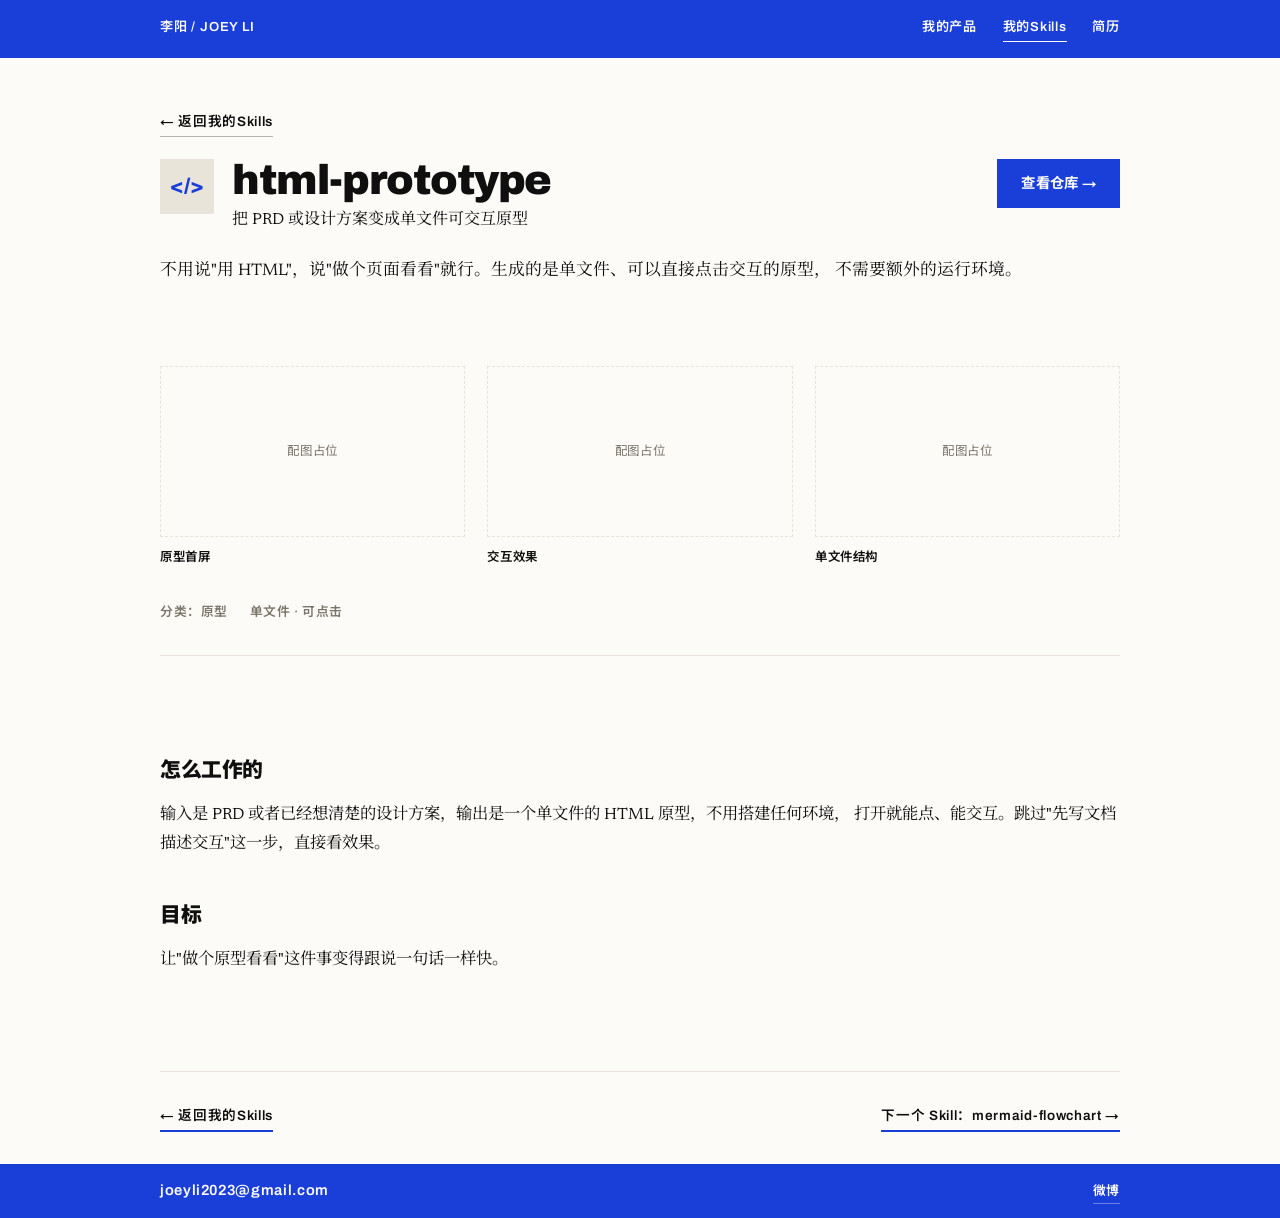
<file: skills/html-prototype.html>
<!DOCTYPE html>
<html lang="zh-CN">
<head>
<meta charset="UTF-8" />
<meta name="viewport" content="width=device-width, initial-scale=1" />
<title>html-prototype — 李阳</title>
<meta name="description" content="html-prototype：把 PRD 或设计方案变成单文件可交互原型。" />
<meta property="og:title" content="html-prototype — 李阳" />
<meta property="og:description" content="不用说「用 HTML」，说「做个页面看看」就行。" />
<meta property="og:type" content="article" />
<link rel="icon" href="data:image/svg+xml,<svg xmlns='http://www.w3.org/2000/svg' viewBox='0 0 32 32'><rect width='32' height='32' fill='%231A3FD9'/></svg>" />

<link rel="preconnect" href="https://fonts.googleapis.com" />
<link rel="preconnect" href="https://fonts.gstatic.com" crossorigin />
<link href="https://fonts.googleapis.com/css2?family=Archivo:wght@600;900&family=Newsreader:opsz,wght@6..72,300;6..72,400&family=Noto+Sans+SC:wght@500;900&family=Noto+Serif+SC:wght@300;400&display=swap" rel="stylesheet" />
<link rel="stylesheet" href="../assets/site.css?v=5" />
</head>
<body class="detail-page">

<nav class="toc" aria-label="目录">
  <details>
    <summary aria-label="展开目录">
      <span class="toc-tick"></span>
      <span class="toc-tick"></span>
    </summary>
    <div class="toc-panel">
      <p class="toc-title">目录</p>
      <a href="#how">怎么工作的</a>
      <a href="#goal">目标</a>
    </div>
  </details>
</nav>

<div class="detail-topbar">
  <div class="wrap topbar">
    <a class="mark" href="../">李阳 / JOEY LI</a>
    <nav>
      <a href="../products.html">我的产品</a>
      <a href="../skills.html" aria-current="page">我的Skills</a>
      <a href="../resume.html">简历</a>
    </nav>
  </div>
</div>

<header class="wrap detail-head">
  <a class="back-link" href="../skills.html">← 返回我的Skills</a>

  <div class="detail-head-row">
    <div class="detail-head-main">
      <div class="detail-logo">&lt;/&gt;</div>
      <div>
        <h1>html-prototype</h1>
        <p class="detail-tagline">把 PRD 或设计方案变成单文件可交互原型</p>
      </div>
    </div>
    <a class="detail-cta-btn" href="https://github.com/JoeyLi2023/joey-skills/tree/main/html-prototype" target="_blank" rel="noopener">查看仓库 →</a>
  </div>

  <p class="detail-intro">
    不用说"用 HTML"，说"做个页面看看"就行。生成的是单文件、可以直接点击交互的原型，
    不需要额外的运行环境。
  </p>
</header>

<main>
  <section class="wrap">
    <div class="detail-gallery detail-gallery--wide">
      <figure class="gallery-slot">
        <div class="ph-box">配图占位</div>
        <figcaption>原型首屏</figcaption>
      </figure>
      <figure class="gallery-slot">
        <div class="ph-box">配图占位</div>
        <figcaption>交互效果</figcaption>
      </figure>
      <figure class="gallery-slot">
        <div class="ph-box">配图占位</div>
        <figcaption>单文件结构</figcaption>
      </figure>
    </div>

    <div class="detail-tags">
      <span>分类：原型</span>
      <span>单文件 · 可点击</span>
    </div>
  </section>

  <section class="section wrap">
    <div class="detail-body">
      <h2 id="how">怎么工作的</h2>
      <p>
        输入是 PRD 或者已经想清楚的设计方案，输出是一个单文件的 HTML 原型，不用搭建任何环境，
        打开就能点、能交互。跳过"先写文档描述交互"这一步，直接看效果。
      </p>

      <h2 id="goal">目标</h2>
      <p>
        让"做个原型看看"这件事变得跟说一句话一样快。
      </p>
    </div>
  </section>
</main>

<div class="wrap detail-nav">
  <a href="../skills.html">← 返回我的Skills</a>
  <a href="mermaid-flowchart.html">下一个 Skill：mermaid-flowchart →</a>
</div>

<footer class="strip" id="contact">
  <div class="wrap strip-in">
    <a class="strip-mail" href="mailto:joeyli2023@gmail.com">joeyli2023@gmail.com</a>
    <a class="strip-link" href="https://weibo.com/u/7821111806" target="_blank" rel="noopener">微博</a>
  </div>
</footer>

</body>
</html>
</file>
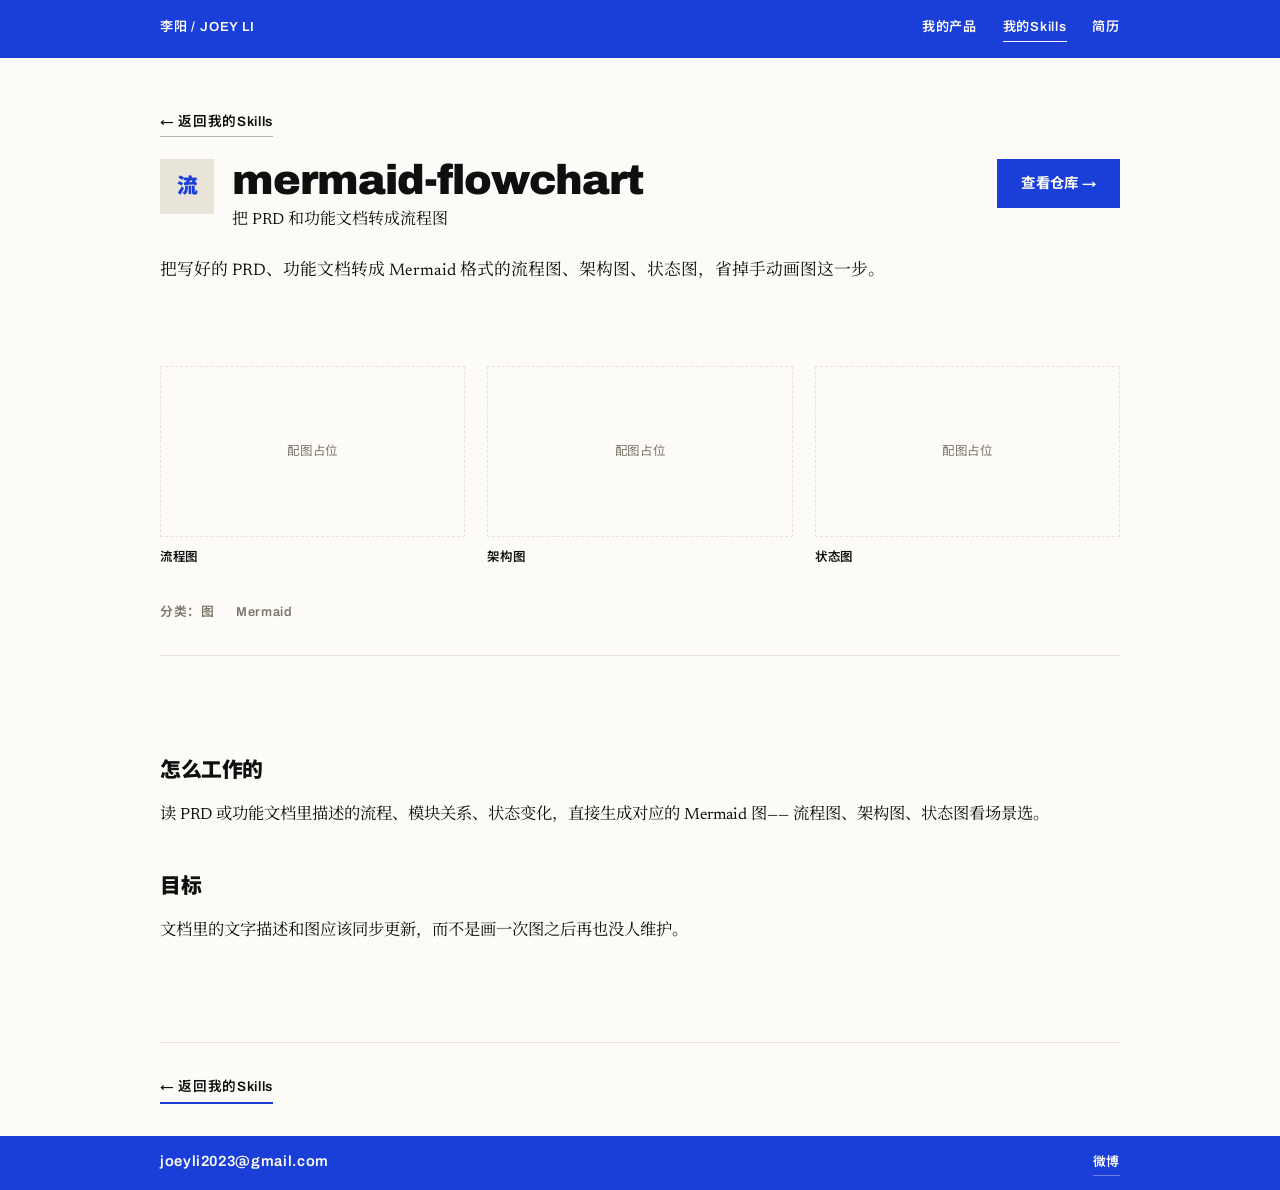
<file: skills/mermaid-flowchart.html>
<!DOCTYPE html>
<html lang="zh-CN">
<head>
<meta charset="UTF-8" />
<meta name="viewport" content="width=device-width, initial-scale=1" />
<title>mermaid-flowchart — 李阳</title>
<meta name="description" content="mermaid-flowchart：把 PRD 和功能文档转成 Mermaid 流程图、架构图、状态图。" />
<meta property="og:title" content="mermaid-flowchart — 李阳" />
<meta property="og:description" content="文档里的流程和图应该同步更新。" />
<meta property="og:type" content="article" />
<link rel="icon" href="data:image/svg+xml,<svg xmlns='http://www.w3.org/2000/svg' viewBox='0 0 32 32'><rect width='32' height='32' fill='%231A3FD9'/></svg>" />

<link rel="preconnect" href="https://fonts.googleapis.com" />
<link rel="preconnect" href="https://fonts.gstatic.com" crossorigin />
<link href="https://fonts.googleapis.com/css2?family=Archivo:wght@600;900&family=Newsreader:opsz,wght@6..72,300;6..72,400&family=Noto+Sans+SC:wght@500;900&family=Noto+Serif+SC:wght@300;400&display=swap" rel="stylesheet" />
<link rel="stylesheet" href="../assets/site.css?v=5" />
</head>
<body class="detail-page">

<nav class="toc" aria-label="目录">
  <details>
    <summary aria-label="展开目录">
      <span class="toc-tick"></span>
      <span class="toc-tick"></span>
    </summary>
    <div class="toc-panel">
      <p class="toc-title">目录</p>
      <a href="#how">怎么工作的</a>
      <a href="#goal">目标</a>
    </div>
  </details>
</nav>

<div class="detail-topbar">
  <div class="wrap topbar">
    <a class="mark" href="../">李阳 / JOEY LI</a>
    <nav>
      <a href="../products.html">我的产品</a>
      <a href="../skills.html" aria-current="page">我的Skills</a>
      <a href="../resume.html">简历</a>
    </nav>
  </div>
</div>

<header class="wrap detail-head">
  <a class="back-link" href="../skills.html">← 返回我的Skills</a>

  <div class="detail-head-row">
    <div class="detail-head-main">
      <div class="detail-logo">流</div>
      <div>
        <h1>mermaid-flowchart</h1>
        <p class="detail-tagline">把 PRD 和功能文档转成流程图</p>
      </div>
    </div>
    <a class="detail-cta-btn" href="https://github.com/JoeyLi2023/joey-skills/tree/main/mermaid-flowchart" target="_blank" rel="noopener">查看仓库 →</a>
  </div>

  <p class="detail-intro">
    把写好的 PRD、功能文档转成 Mermaid 格式的流程图、架构图、状态图，省掉手动画图这一步。
  </p>
</header>

<main>
  <section class="wrap">
    <div class="detail-gallery detail-gallery--wide">
      <figure class="gallery-slot">
        <div class="ph-box">配图占位</div>
        <figcaption>流程图</figcaption>
      </figure>
      <figure class="gallery-slot">
        <div class="ph-box">配图占位</div>
        <figcaption>架构图</figcaption>
      </figure>
      <figure class="gallery-slot">
        <div class="ph-box">配图占位</div>
        <figcaption>状态图</figcaption>
      </figure>
    </div>

    <div class="detail-tags">
      <span>分类：图</span>
      <span>Mermaid</span>
    </div>
  </section>

  <section class="section wrap">
    <div class="detail-body">
      <h2 id="how">怎么工作的</h2>
      <p>
        读 PRD 或功能文档里描述的流程、模块关系、状态变化，直接生成对应的 Mermaid 图——
        流程图、架构图、状态图看场景选。
      </p>

      <h2 id="goal">目标</h2>
      <p>
        文档里的文字描述和图应该同步更新，而不是画一次图之后再也没人维护。
      </p>
    </div>
  </section>
</main>

<div class="wrap detail-nav">
  <a href="../skills.html">← 返回我的Skills</a>
</div>

<footer class="strip" id="contact">
  <div class="wrap strip-in">
    <a class="strip-mail" href="mailto:joeyli2023@gmail.com">joeyli2023@gmail.com</a>
    <a class="strip-link" href="https://weibo.com/u/7821111806" target="_blank" rel="noopener">微博</a>
  </div>
</footer>

</body>
</html>
</file>
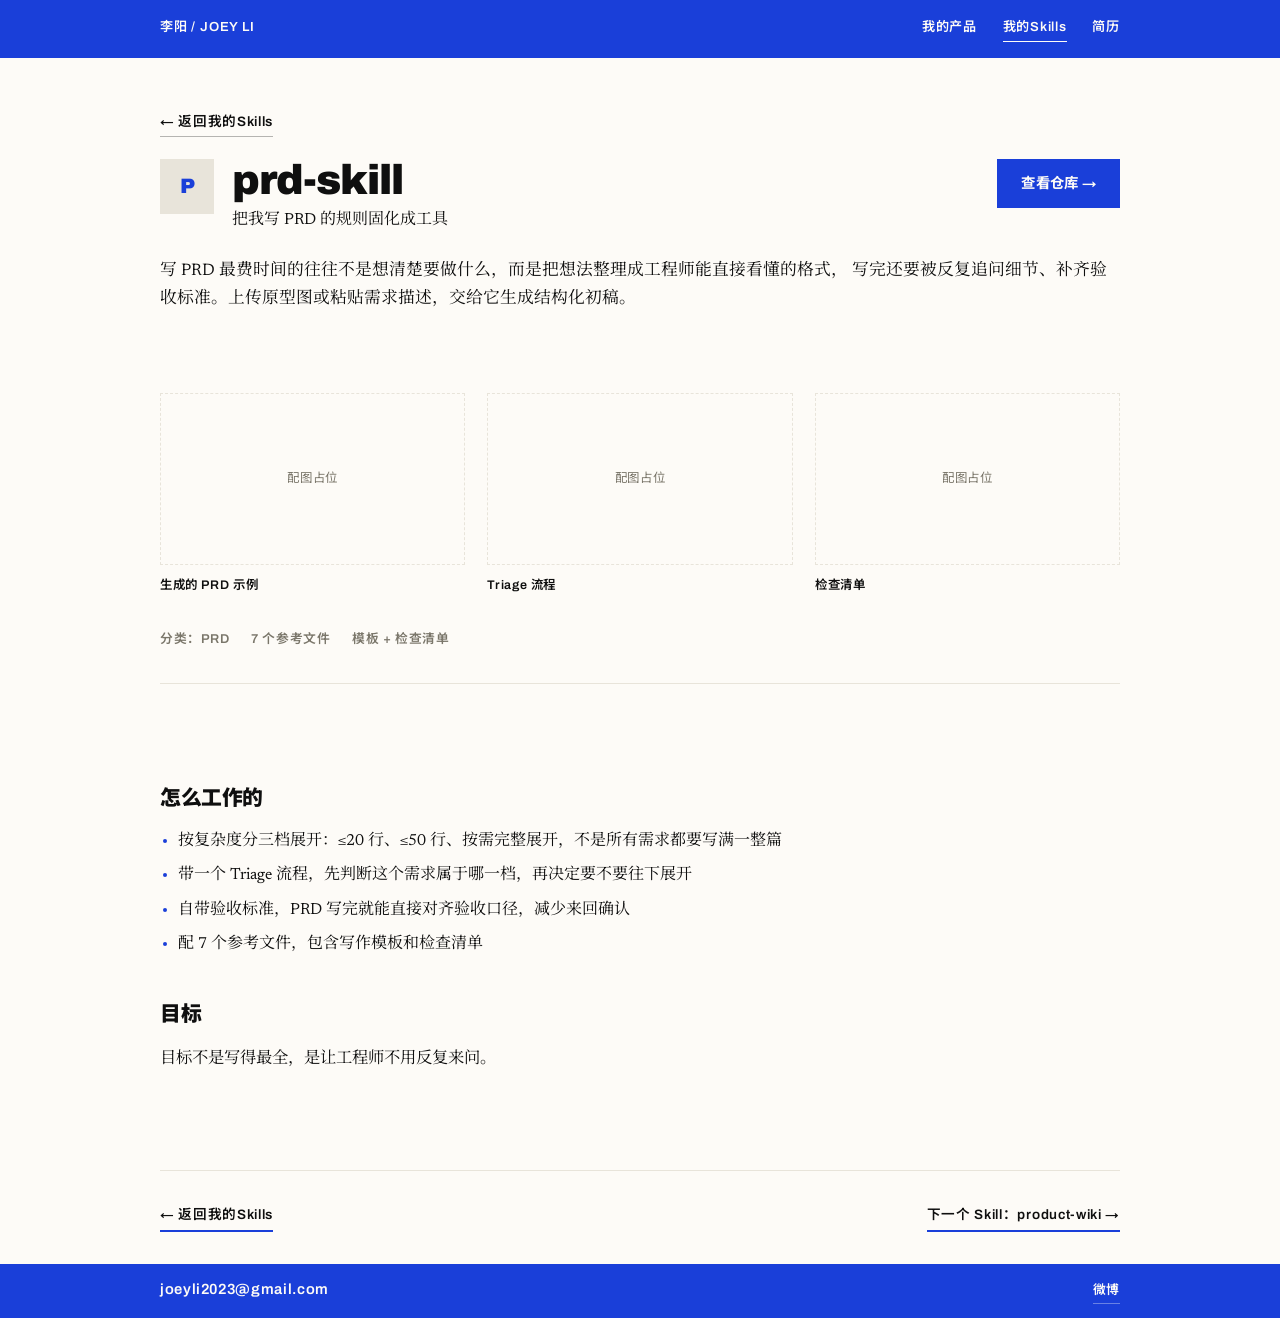
<file: skills/prd-skill.html>
<!DOCTYPE html>
<html lang="zh-CN">
<head>
<meta charset="UTF-8" />
<meta name="viewport" content="width=device-width, initial-scale=1" />
<title>prd-skill — 李阳</title>
<meta name="description" content="prd-skill：给 Claude Code 写的写 PRD 的 Skill，按复杂度分三档，带 Triage 流程和验收标准。" />
<meta property="og:title" content="prd-skill — 李阳" />
<meta property="og:description" content="把我写 PRD 的规则固化成工具，目标是让工程师不用反复来问。" />
<meta property="og:type" content="article" />
<link rel="icon" href="data:image/svg+xml,<svg xmlns='http://www.w3.org/2000/svg' viewBox='0 0 32 32'><rect width='32' height='32' fill='%231A3FD9'/></svg>" />

<link rel="preconnect" href="https://fonts.googleapis.com" />
<link rel="preconnect" href="https://fonts.gstatic.com" crossorigin />
<link href="https://fonts.googleapis.com/css2?family=Archivo:wght@600;900&family=Newsreader:opsz,wght@6..72,300;6..72,400&family=Noto+Sans+SC:wght@500;900&family=Noto+Serif+SC:wght@300;400&display=swap" rel="stylesheet" />
<link rel="stylesheet" href="../assets/site.css?v=5" />
</head>
<body class="detail-page">

<nav class="toc" aria-label="目录">
  <details>
    <summary aria-label="展开目录">
      <span class="toc-tick"></span>
      <span class="toc-tick"></span>
    </summary>
    <div class="toc-panel">
      <p class="toc-title">目录</p>
      <a href="#how">怎么工作的</a>
      <a href="#goal">目标</a>
    </div>
  </details>
</nav>

<div class="detail-topbar">
  <div class="wrap topbar">
    <a class="mark" href="../">李阳 / JOEY LI</a>
    <nav>
      <a href="../products.html">我的产品</a>
      <a href="../skills.html" aria-current="page">我的Skills</a>
      <a href="../resume.html">简历</a>
    </nav>
  </div>
</div>

<header class="wrap detail-head">
  <a class="back-link" href="../skills.html">← 返回我的Skills</a>

  <div class="detail-head-row">
    <div class="detail-head-main">
      <div class="detail-logo">P</div>
      <div>
        <h1>prd-skill</h1>
        <p class="detail-tagline">把我写 PRD 的规则固化成工具</p>
      </div>
    </div>
    <a class="detail-cta-btn" href="https://github.com/JoeyLi2023/joey-skills/tree/main/prd-skill" target="_blank" rel="noopener">查看仓库 →</a>
  </div>

  <p class="detail-intro">
    写 PRD 最费时间的往往不是想清楚要做什么，而是把想法整理成工程师能直接看懂的格式，
    写完还要被反复追问细节、补齐验收标准。上传原型图或粘贴需求描述，交给它生成结构化初稿。
  </p>
</header>

<main>
  <section class="wrap">
    <div class="detail-gallery detail-gallery--wide">
      <figure class="gallery-slot">
        <div class="ph-box">配图占位</div>
        <figcaption>生成的 PRD 示例</figcaption>
      </figure>
      <figure class="gallery-slot">
        <div class="ph-box">配图占位</div>
        <figcaption>Triage 流程</figcaption>
      </figure>
      <figure class="gallery-slot">
        <div class="ph-box">配图占位</div>
        <figcaption>检查清单</figcaption>
      </figure>
    </div>

    <div class="detail-tags">
      <span>分类：PRD</span>
      <span>7 个参考文件</span>
      <span>模板 + 检查清单</span>
    </div>
  </section>

  <section class="section wrap">
    <div class="detail-body">
      <h2 id="how">怎么工作的</h2>
      <ul>
        <li>按复杂度分三档展开：≤20 行、≤50 行、按需完整展开，不是所有需求都要写满一整篇</li>
        <li>带一个 Triage 流程，先判断这个需求属于哪一档，再决定要不要往下展开</li>
        <li>自带验收标准，PRD 写完就能直接对齐验收口径，减少来回确认</li>
        <li>配 7 个参考文件，包含写作模板和检查清单</li>
      </ul>

      <h2 id="goal">目标</h2>
      <p>
        目标不是写得最全，是让工程师不用反复来问。
      </p>
    </div>
  </section>
</main>

<div class="wrap detail-nav">
  <a href="../skills.html">← 返回我的Skills</a>
  <a href="product-wiki.html">下一个 Skill：product-wiki →</a>
</div>

<footer class="strip" id="contact">
  <div class="wrap strip-in">
    <a class="strip-mail" href="mailto:joeyli2023@gmail.com">joeyli2023@gmail.com</a>
    <a class="strip-link" href="https://weibo.com/u/7821111806" target="_blank" rel="noopener">微博</a>
  </div>
</footer>

</body>
</html>
</file>
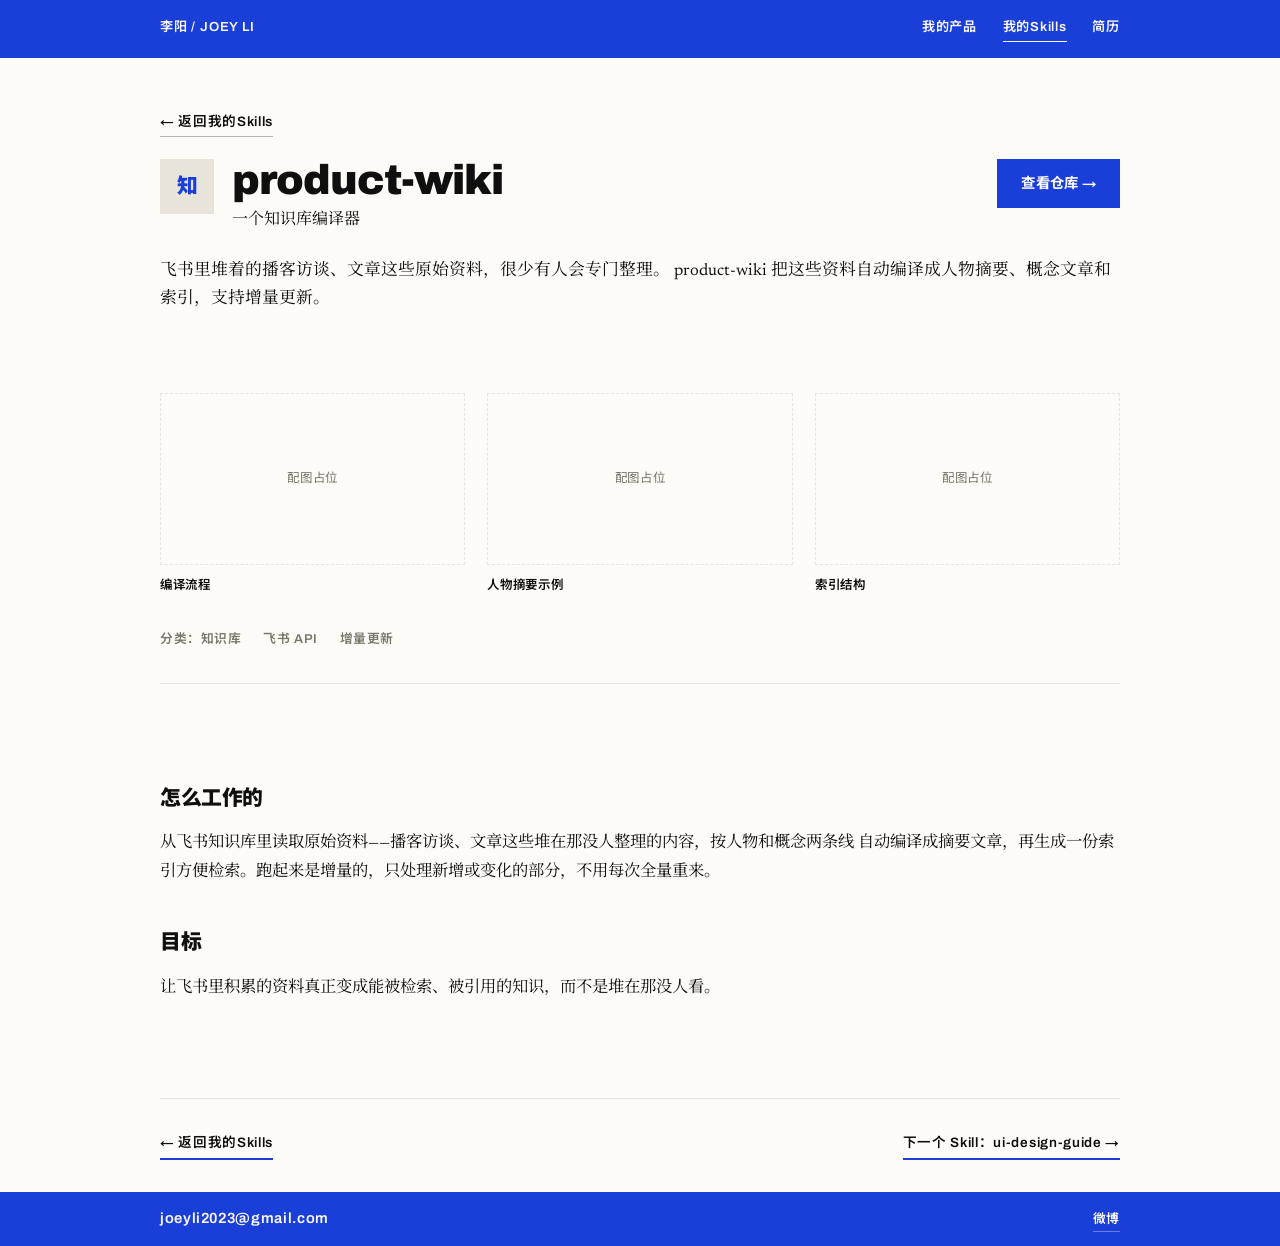
<file: skills/product-wiki.html>
<!DOCTYPE html>
<html lang="zh-CN">
<head>
<meta charset="UTF-8" />
<meta name="viewport" content="width=device-width, initial-scale=1" />
<title>product-wiki — 李阳</title>
<meta name="description" content="product-wiki：把飞书里的播客访谈、文章等原始资料自动编译成人物摘要、概念文章和索引。" />
<meta property="og:title" content="product-wiki — 李阳" />
<meta property="og:description" content="一个知识库编译器，支持增量更新。" />
<meta property="og:type" content="article" />
<link rel="icon" href="data:image/svg+xml,<svg xmlns='http://www.w3.org/2000/svg' viewBox='0 0 32 32'><rect width='32' height='32' fill='%231A3FD9'/></svg>" />

<link rel="preconnect" href="https://fonts.googleapis.com" />
<link rel="preconnect" href="https://fonts.gstatic.com" crossorigin />
<link href="https://fonts.googleapis.com/css2?family=Archivo:wght@600;900&family=Newsreader:opsz,wght@6..72,300;6..72,400&family=Noto+Sans+SC:wght@500;900&family=Noto+Serif+SC:wght@300;400&display=swap" rel="stylesheet" />
<link rel="stylesheet" href="../assets/site.css?v=5" />
</head>
<body class="detail-page">

<nav class="toc" aria-label="目录">
  <details>
    <summary aria-label="展开目录">
      <span class="toc-tick"></span>
      <span class="toc-tick"></span>
    </summary>
    <div class="toc-panel">
      <p class="toc-title">目录</p>
      <a href="#how">怎么工作的</a>
      <a href="#goal">目标</a>
    </div>
  </details>
</nav>

<div class="detail-topbar">
  <div class="wrap topbar">
    <a class="mark" href="../">李阳 / JOEY LI</a>
    <nav>
      <a href="../products.html">我的产品</a>
      <a href="../skills.html" aria-current="page">我的Skills</a>
      <a href="../resume.html">简历</a>
    </nav>
  </div>
</div>

<header class="wrap detail-head">
  <a class="back-link" href="../skills.html">← 返回我的Skills</a>

  <div class="detail-head-row">
    <div class="detail-head-main">
      <div class="detail-logo">知</div>
      <div>
        <h1>product-wiki</h1>
        <p class="detail-tagline">一个知识库编译器</p>
      </div>
    </div>
    <a class="detail-cta-btn" href="https://github.com/JoeyLi2023/joey-skills/tree/main/product-wiki" target="_blank" rel="noopener">查看仓库 →</a>
  </div>

  <p class="detail-intro">
    飞书里堆着的播客访谈、文章这些原始资料，很少有人会专门整理。
    product-wiki 把这些资料自动编译成人物摘要、概念文章和索引，支持增量更新。
  </p>
</header>

<main>
  <section class="wrap">
    <div class="detail-gallery detail-gallery--wide">
      <figure class="gallery-slot">
        <div class="ph-box">配图占位</div>
        <figcaption>编译流程</figcaption>
      </figure>
      <figure class="gallery-slot">
        <div class="ph-box">配图占位</div>
        <figcaption>人物摘要示例</figcaption>
      </figure>
      <figure class="gallery-slot">
        <div class="ph-box">配图占位</div>
        <figcaption>索引结构</figcaption>
      </figure>
    </div>

    <div class="detail-tags">
      <span>分类：知识库</span>
      <span>飞书 API</span>
      <span>增量更新</span>
    </div>
  </section>

  <section class="section wrap">
    <div class="detail-body">
      <h2 id="how">怎么工作的</h2>
      <p>
        从飞书知识库里读取原始资料——播客访谈、文章这些堆在那没人整理的内容，按人物和概念两条线
        自动编译成摘要文章，再生成一份索引方便检索。跑起来是增量的，只处理新增或变化的部分，不用每次全量重来。
      </p>

      <h2 id="goal">目标</h2>
      <p>
        让飞书里积累的资料真正变成能被检索、被引用的知识，而不是堆在那没人看。
      </p>
    </div>
  </section>
</main>

<div class="wrap detail-nav">
  <a href="../skills.html">← 返回我的Skills</a>
  <a href="ui-design-guide.html">下一个 Skill：ui-design-guide →</a>
</div>

<footer class="strip" id="contact">
  <div class="wrap strip-in">
    <a class="strip-mail" href="mailto:joeyli2023@gmail.com">joeyli2023@gmail.com</a>
    <a class="strip-link" href="https://weibo.com/u/7821111806" target="_blank" rel="noopener">微博</a>
  </div>
</footer>

</body>
</html>
</file>
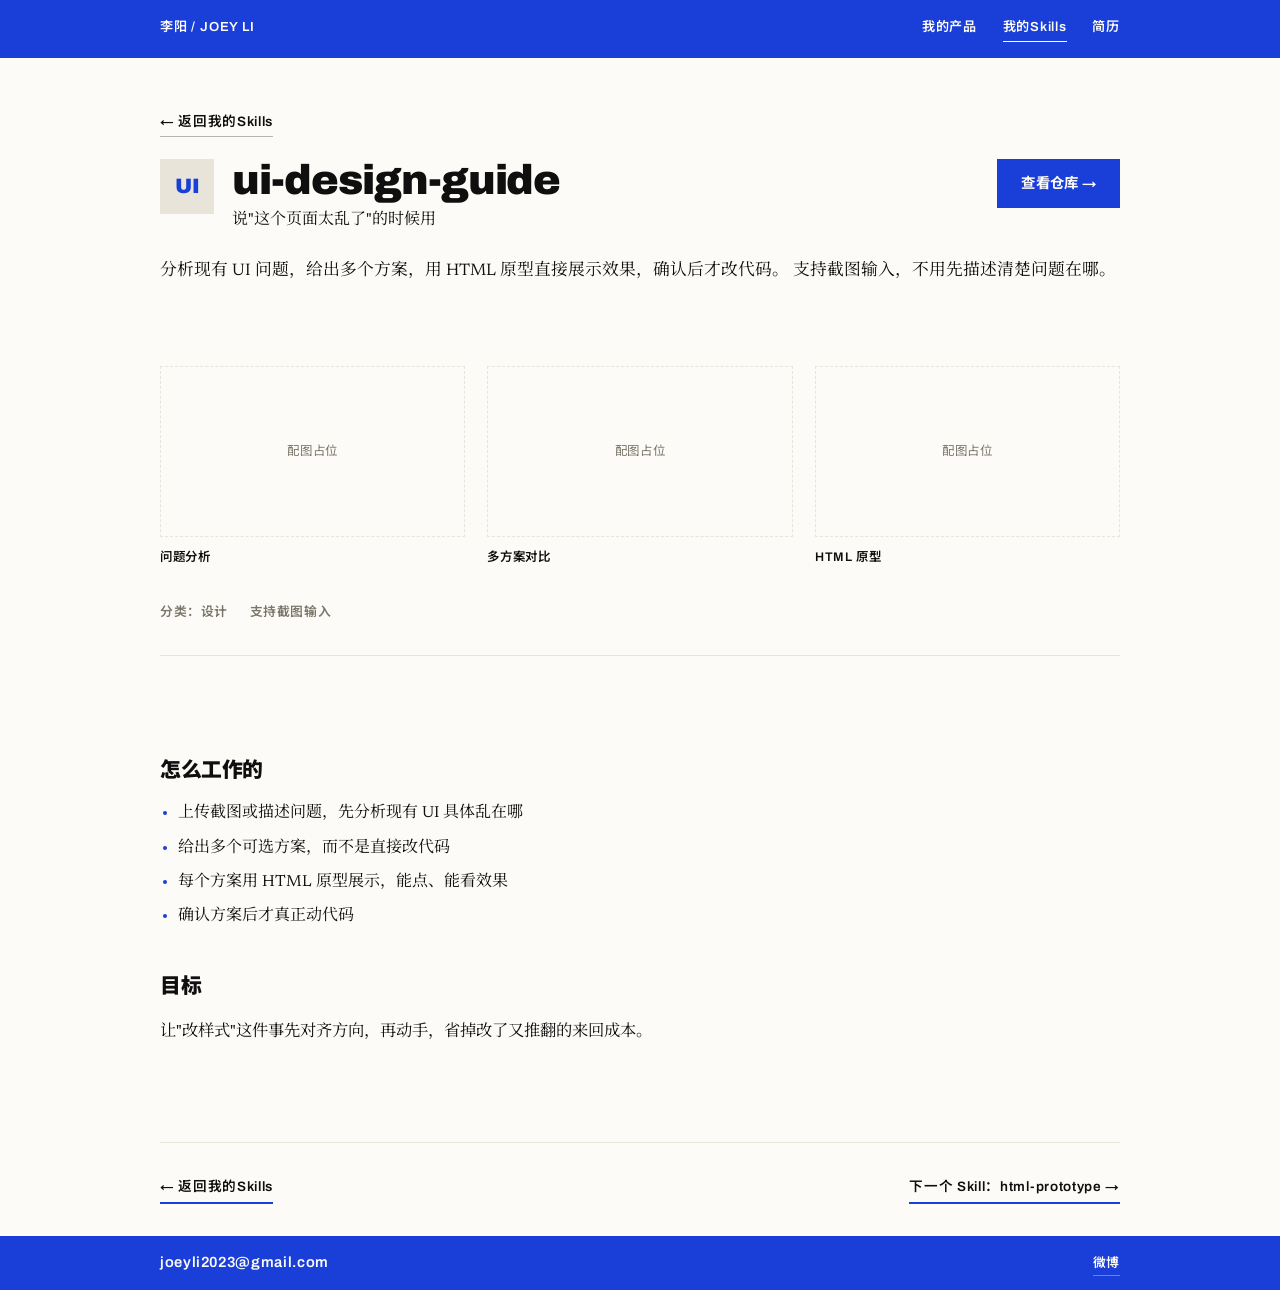
<file: skills/ui-design-guide.html>
<!DOCTYPE html>
<html lang="zh-CN">
<head>
<meta charset="UTF-8" />
<meta name="viewport" content="width=device-width, initial-scale=1" />
<title>ui-design-guide — 李阳</title>
<meta name="description" content="ui-design-guide：分析现有 UI 问题，给多个方案，用 HTML 原型展示，确认后才改代码。" />
<meta property="og:title" content="ui-design-guide — 李阳" />
<meta property="og:description" content="说「这个页面太乱了」的时候用，支持截图输入。" />
<meta property="og:type" content="article" />
<link rel="icon" href="data:image/svg+xml,<svg xmlns='http://www.w3.org/2000/svg' viewBox='0 0 32 32'><rect width='32' height='32' fill='%231A3FD9'/></svg>" />

<link rel="preconnect" href="https://fonts.googleapis.com" />
<link rel="preconnect" href="https://fonts.gstatic.com" crossorigin />
<link href="https://fonts.googleapis.com/css2?family=Archivo:wght@600;900&family=Newsreader:opsz,wght@6..72,300;6..72,400&family=Noto+Sans+SC:wght@500;900&family=Noto+Serif+SC:wght@300;400&display=swap" rel="stylesheet" />
<link rel="stylesheet" href="../assets/site.css?v=5" />
</head>
<body class="detail-page">

<nav class="toc" aria-label="目录">
  <details>
    <summary aria-label="展开目录">
      <span class="toc-tick"></span>
      <span class="toc-tick"></span>
    </summary>
    <div class="toc-panel">
      <p class="toc-title">目录</p>
      <a href="#how">怎么工作的</a>
      <a href="#goal">目标</a>
    </div>
  </details>
</nav>

<div class="detail-topbar">
  <div class="wrap topbar">
    <a class="mark" href="../">李阳 / JOEY LI</a>
    <nav>
      <a href="../products.html">我的产品</a>
      <a href="../skills.html" aria-current="page">我的Skills</a>
      <a href="../resume.html">简历</a>
    </nav>
  </div>
</div>

<header class="wrap detail-head">
  <a class="back-link" href="../skills.html">← 返回我的Skills</a>

  <div class="detail-head-row">
    <div class="detail-head-main">
      <div class="detail-logo">UI</div>
      <div>
        <h1>ui-design-guide</h1>
        <p class="detail-tagline">说"这个页面太乱了"的时候用</p>
      </div>
    </div>
    <a class="detail-cta-btn" href="https://github.com/JoeyLi2023/joey-skills/tree/main/ui-design-guide" target="_blank" rel="noopener">查看仓库 →</a>
  </div>

  <p class="detail-intro">
    分析现有 UI 问题，给出多个方案，用 HTML 原型直接展示效果，确认后才改代码。
    支持截图输入，不用先描述清楚问题在哪。
  </p>
</header>

<main>
  <section class="wrap">
    <div class="detail-gallery detail-gallery--wide">
      <figure class="gallery-slot">
        <div class="ph-box">配图占位</div>
        <figcaption>问题分析</figcaption>
      </figure>
      <figure class="gallery-slot">
        <div class="ph-box">配图占位</div>
        <figcaption>多方案对比</figcaption>
      </figure>
      <figure class="gallery-slot">
        <div class="ph-box">配图占位</div>
        <figcaption>HTML 原型</figcaption>
      </figure>
    </div>

    <div class="detail-tags">
      <span>分类：设计</span>
      <span>支持截图输入</span>
    </div>
  </section>

  <section class="section wrap">
    <div class="detail-body">
      <h2 id="how">怎么工作的</h2>
      <ul>
        <li>上传截图或描述问题，先分析现有 UI 具体乱在哪</li>
        <li>给出多个可选方案，而不是直接改代码</li>
        <li>每个方案用 HTML 原型展示，能点、能看效果</li>
        <li>确认方案后才真正动代码</li>
      </ul>

      <h2 id="goal">目标</h2>
      <p>
        让"改样式"这件事先对齐方向，再动手，省掉改了又推翻的来回成本。
      </p>
    </div>
  </section>
</main>

<div class="wrap detail-nav">
  <a href="../skills.html">← 返回我的Skills</a>
  <a href="html-prototype.html">下一个 Skill：html-prototype →</a>
</div>

<footer class="strip" id="contact">
  <div class="wrap strip-in">
    <a class="strip-mail" href="mailto:joeyli2023@gmail.com">joeyli2023@gmail.com</a>
    <a class="strip-link" href="https://weibo.com/u/7821111806" target="_blank" rel="noopener">微博</a>
  </div>
</footer>

</body>
</html>
</file>
<file: assets/site.css>
/* ==========================================================
   李阳 · 个人网站 —— 唯一样式表
   三个页面共用这一份，任何视觉规范只在这里改一次。
   ========================================================== */

:root{
  /* 色 */
  --paper:#FDFBF7;
  --ink:#0F0F0F;
  /* 强调色与页脚色现在是同一个蓝：全站单色系。
     留两个变量名是为了以后想再拆开时只改这里 */
  --signal:#1A3FD9;
  --electric:#1A3FD9;
  --sand:#E8E4DA;
  /* 次要/占位文字的灰，全站只有这一个灰阶变量 */
  --muted:#7A766A;

  /* 字 */
  --sans:'Archivo','Noto Sans SC','Arial Black','Helvetica Neue','PingFang SC',sans-serif;
  --serif:'Newsreader','Noto Serif SC',Georgia,'Songti SC',serif;

  /* 版心：全站统一 960px（详情页定下的规格，列表/简历/首页共用） */
  --measure:960px;

  /* 节奏 */
  --gutter:1.5rem;
  --section-pad:clamp(3.5rem,7.5vw,6.5rem);
}

*{margin:0;padding:0;box-sizing:border-box}
html{-webkit-text-size-adjust:100%;scroll-behavior:smooth}
body{
  background:var(--paper);
  color:var(--ink);
  font-family:var(--serif);
  font-size:clamp(1rem,.95rem + .3vw,1.15rem);
  line-height:1.75;
  -webkit-font-smoothing:antialiased;
  overflow-x:hidden;
}
a{color:inherit}
::selection{background:var(--signal);color:var(--paper)}
:focus-visible{outline:3px solid var(--electric);outline-offset:3px}

.wrap{width:min(var(--measure),100% - var(--gutter) * 2);margin-inline:auto}

/* ---------- 顶栏：三个页面同一个 ---------- */
.topbar{
  position:relative;
  z-index:3;
  display:flex;
  align-items:baseline;
  justify-content:space-between;
  gap:var(--gutter);
  padding-top:2rem;
  font-family:var(--sans);
  font-size:.82rem;
  font-weight:600;
  letter-spacing:.06em;
  color:inherit;
}
.topbar .mark{text-decoration:none;white-space:nowrap}
.topbar nav{display:flex;flex-wrap:wrap;gap:.6rem 1.6rem}
.topbar a{
  text-decoration:none;
  padding-bottom:2px;
  border-bottom:1.5px solid transparent;
  transition:border-color .18s;
}
.topbar a:hover,
.topbar [aria-current="page"]{border-bottom-color:currentColor}

/* ==========================================================
   首页 Hero：视频铺满首屏，个人介绍以白色毛玻璃盖在下方
   - .film 永远正好一屏高，视频满宽铺满，超出部分从底部裁掉
     （满宽 + 一屏 + 零裁剪三者几何上不可兼得，这里舍零裁剪，
       且裁掉的正是被毛玻璃压住的那条区域）
   - .hero-glass 半透明白 + saturate，上缘不加边线，文字规格
     与改版前那条实色纸带完全一致
   ========================================================== */
.hero{position:relative}
.film{
  position:relative;
  width:100%;
  height:100vh;
  height:100svh;
  overflow:hidden;
  background:var(--sand);
}
.hero-video{
  position:absolute;
  inset:0;
  width:100%;
  height:100%;
  object-fit:cover;
  object-position:center top;
  display:block;
  z-index:0;
}
/* 自动播放被浏览器策略拦住时不显示任何 UI，静默重试 */

/* 顶栏浮在画面上；画面偏浅，用墨色字加一层纸色柔光保证可读 */
.hero .topbar{
  position:absolute;
  top:0;left:0;right:0;
  z-index:6;
  padding-top:1.6rem;
  color:var(--ink);
  text-shadow:0 1px 10px rgba(253,251,247,.65);
}

.hero-glass{
  position:absolute;
  left:0;right:0;bottom:0;
  z-index:4;
  color:var(--ink);
  background:rgba(253,251,247,.35);
  -webkit-backdrop-filter:saturate(150%);
  backdrop-filter:saturate(150%);
  padding-block:2.4rem 2.8rem;
}
/* 不支持 backdrop-filter 时把白色加浓一点，保住可读性 */
@supports not ((backdrop-filter:saturate(150%)) or (-webkit-backdrop-filter:saturate(150%))){
  .hero-glass{background:rgba(253,251,247,.62)}
}
.hero-glass-in{
  display:grid;
  grid-template-columns:auto minmax(0,1fr);
  gap:1.2rem 3.5rem;
  align-items:end;
}
.hero-name{
  font-family:var(--sans);
  font-weight:900;
  font-size:clamp(3.2rem,9vw,7rem);
  line-height:.84;
  letter-spacing:-.05em;
  white-space:nowrap;
}
.hero-name .latin{
  display:block;
  font-size:.175em;
  font-weight:600;
  letter-spacing:.01em;
  margin-top:.75em;
}
.hero-say{
  font-size:clamp(1rem,.9rem + .5vw,1.3rem);
  line-height:1.55;
  max-width:30ch;
  padding-bottom:.5rem;
}
.hero-say .quiet{
  display:block;
  margin-top:.7rem;
  font-family:var(--sans);
  font-size:.76rem;
  font-weight:600;
  letter-spacing:.08em;
  line-height:1.6;
}

/* ==========================================================
   内页头部：作品页与简历页共用（蓝色实色块）
   色块是深蓝，字必须走纸白：墨黑压在 #1A3FD9 上只有 2.55:1
   ========================================================== */
.masthead{
  background:var(--signal);
  color:var(--paper);
  padding-bottom:clamp(2.8rem,6vw,4.2rem);
}
/* 焦点框默认就是这个蓝，落在蓝色块上会看不见，这里换成纸白 */
.masthead :focus-visible{outline-color:var(--paper)}
.masthead .topbar{margin-bottom:clamp(2.5rem,5vw,3.6rem)}
.masthead h1{
  font-family:var(--sans);
  font-weight:900;
  font-size:clamp(2.8rem,8vw,5.5rem);
  line-height:.9;
  letter-spacing:-.045em;
}
.masthead .role{
  font-family:var(--sans);
  font-size:clamp(.9rem,.82rem + .3vw,1.05rem);
  font-weight:600;
  letter-spacing:.03em;
  margin-top:1.1rem;
}
.masthead .reach{
  margin-top:1.6rem;
  display:flex;
  flex-wrap:wrap;
  gap:.5rem 1.6rem;
  font-family:var(--sans);
  font-size:.85rem;
  font-weight:500;
  letter-spacing:.03em;
}
.masthead .reach a{
  text-decoration:none;
  border-bottom:1.5px solid rgba(253,251,247,.4);
  padding-bottom:1px;
  transition:border-color .18s;
}
.masthead .reach a:hover{border-bottom-color:var(--paper)}

/* ---------- 分节与标签 ---------- */
.section{padding-block:var(--section-pad)}
.eyebrow{
  font-family:var(--sans);
  font-size:.78rem;
  font-weight:600;
  letter-spacing:.1em;
  color:var(--signal);
  margin-bottom:2.2rem;
}
.eyebrow--rule{
  padding-bottom:.8rem;
  margin-bottom:1.8rem;
  border-bottom:1.5px solid var(--ink);
}
.intro{max-width:46ch;margin-bottom:2.6rem;font-size:1.02rem}

/* ---------- 三栏简述（首页关于区 / 简历技能区）---------- */
.pairs{
  display:grid;
  grid-template-columns:repeat(auto-fit,minmax(15rem,1fr));
  gap:2.5rem 3rem;
}
.pairs h3{
  font-family:var(--sans);
  font-size:.82rem;
  font-weight:600;
  letter-spacing:.08em;
  margin-bottom:.7rem;
}
.pairs p{font-size:1rem;line-height:1.7}
.more{margin-top:2.4rem;font-family:var(--sans);font-size:.85rem;font-weight:600;letter-spacing:.05em}
.more a{text-decoration:none;border-bottom:2px solid var(--signal);padding-bottom:3px}
.more a:hover{background:var(--signal);color:var(--paper)}

/* ---------- 作品条带 ---------- */
.work{border-top:1.5px solid var(--ink)}
.item{
  position:relative;
  display:grid;
  grid-template-columns:5rem minmax(0,.8fr) minmax(0,1.2fr);
  gap:1.6rem;
  align-items:start;
  border-bottom:1.5px solid var(--ink);
  padding-block:var(--pad,2.4rem);
  /* 右侧给箭头留白，否则描述文字会排到最右边和箭头叠在一起 */
  padding-right:2.6rem;
  text-decoration:none;
  transition:background-color .2s,padding-left .2s;
}
/* hover 时底色变蓝，字要跟着翻成纸白才读得清 */
.item:hover,.item:focus-visible{background:var(--signal);color:var(--paper);padding-left:1.4rem}
/* 暂无可跳转的公开地址：不给 hover 反馈，免得看起来能点 */
.item--static{cursor:default}
.item--static:hover{background:none;color:var(--ink);padding-left:0}
/* 行尾箭头：静态时唯一可见的“可点”提示，hover 时随整行翻白 */
.item::after{
  content:"→";
  position:absolute;
  right:0;
  top:calc(var(--pad,2.4rem) + .15rem);
  font-family:var(--sans);
  font-size:1.5rem;
  font-weight:600;
  line-height:1;
  color:var(--muted);
  transition:color .2s;
}
.item:hover::after,.item:focus-visible::after{color:var(--paper)}
.item-yr{
  font-family:var(--sans);
  font-size:.8rem;
  font-weight:600;
  letter-spacing:.05em;
  padding-top:.55em;
}
.item-name{
  font-family:var(--sans);
  font-weight:900;
  letter-spacing:-.03em;
  line-height:1.02;
  font-size:var(--size,2.3rem);
}
.item-desc{font-size:1rem;line-height:1.66;padding-top:.3em}
.meta{
  display:block;
  margin-top:.85rem;
  font-family:var(--sans);
  font-size:.74rem;
  font-weight:600;
  letter-spacing:.07em;
}

/* ---------- 简历：一段经历 ---------- */
.block{margin-bottom:clamp(2.8rem,6vw,4.2rem)}
.block:last-child{margin-bottom:0}
.summary{
  font-size:clamp(1.1rem,1rem + .6vw,1.45rem);
  line-height:1.55;
  font-weight:300;
  letter-spacing:-.008em;
}
.job{margin-bottom:2.8rem}
.job:last-child{margin-bottom:0}
.job-head{display:flex;flex-wrap:wrap;align-items:baseline;gap:.5rem 1rem;margin-bottom:.3rem}
.job-co{font-family:var(--sans);font-size:1.45rem;font-weight:900;letter-spacing:-.025em}
.job-role{font-family:var(--sans);font-size:.85rem;font-weight:600;letter-spacing:.03em}
.job-when{
  font-family:var(--sans);font-size:.78rem;font-weight:500;
  letter-spacing:.05em;margin-left:auto;white-space:nowrap;
}
.line{margin-top:1.5rem;padding-left:1.1rem;border-left:2.5px solid var(--sand)}
.line-name{font-family:var(--sans);font-size:1rem;font-weight:600;letter-spacing:-.01em}
.line-what{font-size:.96rem;margin-top:.15rem}
.line-role{font-size:.96rem;margin-top:.5rem}
.line ul{margin-top:.7rem;padding-left:1.1rem}
.line li{font-size:.96rem;margin-bottom:.4rem}
.line li::marker{color:var(--signal)}
.edu{display:flex;flex-wrap:wrap;align-items:baseline;gap:.3rem 1rem;margin-bottom:.7rem}
.edu-school{font-family:var(--sans);font-size:1rem;font-weight:600}
.edu-major{font-size:.96rem}
.edu-when{font-family:var(--sans);font-size:.78rem;font-weight:500;letter-spacing:.05em;margin-left:auto}

/* ==========================================================
   详情页：作品 / Skill 各一条介绍页，头尾复用 v2 头部 / strip
   ========================================================== */
.back-link{
  display:inline-block;
  margin-bottom:1.4rem;
  font-family:var(--sans);
  font-size:.85rem;
  font-weight:600;
  letter-spacing:.05em;
  text-decoration:none;
  border-bottom:1.5px solid rgba(253,251,247,.4);
  padding-bottom:2px;
  transition:border-color .18s;
}
.back-link:hover{border-bottom-color:var(--paper)}

.detail-body h2{
  font-family:var(--sans);
  font-weight:900;
  font-size:1.3rem;
  letter-spacing:-.02em;
  margin-top:2.4rem;
  margin-bottom:.8rem;
}
.detail-body h2:first-child{margin-top:0}
.detail-body p{font-size:1.02rem;line-height:1.75}
.detail-body ul{padding-left:1.1rem;margin-top:.5rem}
.detail-body li{font-size:1rem;line-height:1.6;margin-bottom:.55rem}
.detail-body li::marker{color:var(--signal)}

/* 还没有配图时占几个位置，一格一张图 + 图注，先用虚线框标出来 */
.detail-gallery{
  display:grid;
  grid-template-columns:repeat(auto-fit,minmax(13rem,1fr));
  gap:1.4rem;
  margin-top:2.8rem;
}
.gallery-slot{margin:0}
.gallery-slot .ph-box{
  aspect-ratio:4/3;
  display:flex;
  align-items:center;
  justify-content:center;
  border:1.5px dashed var(--sand);
  font-family:var(--sans);
  font-size:.78rem;
  letter-spacing:.05em;
  color:var(--muted);
}
.gallery-slot figcaption{
  margin-top:.6rem;
  font-family:var(--sans);
  font-size:.78rem;
  font-weight:600;
  letter-spacing:.05em;
}

/* ==========================================================
   详情页 v2：产品页式头部——图和按钮在前，色块只留一条细导航
   整页统一收窄版心（960px），头部/画廊/标签/正文不再宽度跳变
   ========================================================== */
.detail-topbar{background:var(--signal);color:var(--paper)}
.detail-topbar .topbar{padding-block:1rem}
.detail-topbar :focus-visible{outline-color:var(--paper)}

.detail-head{padding-block:clamp(2rem,4vw,3rem) clamp(1.6rem,3vw,2.2rem)}
.detail-head .back-link{
  border-bottom-color:rgba(15,15,15,.3);
  color:var(--ink);
}
.detail-head .back-link:hover{border-bottom-color:var(--ink)}

.detail-head-row{
  display:flex;
  flex-wrap:wrap;
  align-items:flex-start;
  justify-content:space-between;
  gap:1.4rem 2rem;
}
.detail-head-main{display:flex;gap:1.1rem;align-items:flex-start}
.detail-logo{
  flex:none;
  width:3.4rem;
  height:3.4rem;
  display:flex;
  align-items:center;
  justify-content:center;
  background:var(--sand);
  font-family:var(--sans);
  font-weight:900;
  font-size:1.3rem;
  color:var(--signal);
}
.detail-head h1{
  font-family:var(--sans);
  font-weight:900;
  font-size:clamp(1.9rem,3.6vw,2.6rem);
  letter-spacing:-.025em;
  line-height:1.05;
}
.detail-tagline{margin-top:.35rem;font-size:1rem;line-height:1.5}

.detail-cta-btn{
  flex:none;
  display:inline-block;
  padding:.75rem 1.5rem;
  background:var(--signal);
  color:var(--paper);
  font-family:var(--sans);
  font-weight:700;
  font-size:.9rem;
  letter-spacing:.02em;
  text-decoration:none;
  transition:background-color .18s;
}
.detail-cta-btn:hover{background:var(--ink)}

/* 悬浮目录：吸在视口左边，默认收成几条短线，点开展开成链接列表 */
.toc{
  position:fixed;
  left:1.4rem;
  top:50%;
  transform:translateY(-50%);
  z-index:5;
}
.toc details{display:flex;align-items:stretch;gap:.7rem}
.toc summary{
  flex:none;
  list-style:none;
  cursor:pointer;
  width:2.1rem;
  padding:1rem .5rem;
  display:flex;
  flex-direction:column;
  align-items:center;
  gap:.34rem;
  background:var(--paper);
  border:1.5px solid var(--sand);
}
.toc summary::-webkit-details-marker{display:none}
.toc summary::marker{content:""}
.toc-tick{width:.9rem;height:2px;background:var(--muted)}
.toc-panel{
  flex:none;
  align-self:flex-start;
  width:14rem;
  padding:1.1rem 1.2rem;
  background:var(--paper);
  border:1.5px solid var(--sand);
}
.toc-title{
  font-family:var(--sans);
  font-size:.72rem;
  font-weight:600;
  letter-spacing:.1em;
  color:var(--muted);
  margin-bottom:.7rem;
}
.toc-panel a{
  display:block;
  font-family:var(--sans);
  font-size:.85rem;
  font-weight:600;
  letter-spacing:.01em;
  text-decoration:none;
  padding-block:.4rem;
  border-top:1px solid var(--sand);
}
.toc-panel a:first-of-type{border-top:none}
.toc-panel a:hover{color:var(--signal)}

/* 窄屏没地方放悬浮目录：展开后约 290px 宽，视口不够宽会盖住居中的正文，先隐藏 */
@media (max-width:1600px){
  .toc{display:none}
}

.detail-intro{margin-top:1.6rem;font-size:1.05rem;line-height:1.65}

.detail-gallery--wide{grid-template-columns:repeat(auto-fit,minmax(17rem,1fr))}
.detail-gallery--wide .ph-box{aspect-ratio:16/9}

.detail-tags{
  display:flex;
  flex-wrap:wrap;
  gap:.5rem 1.4rem;
  margin-top:2rem;
  padding-bottom:2rem;
  border-bottom:1.5px solid var(--sand);
  font-family:var(--sans);
  font-size:.8rem;
  font-weight:600;
  letter-spacing:.04em;
  color:var(--muted);
}

.detail-nav{
  display:flex;
  flex-wrap:wrap;
  justify-content:space-between;
  gap:1rem 2rem;
  padding-block:2rem;
  font-family:var(--sans);
  font-size:.85rem;
  font-weight:600;
  letter-spacing:.05em;
  border-top:1.5px solid var(--sand);
}
.detail-nav a{
  text-decoration:none;
  border-bottom:2px solid var(--signal);
  padding-bottom:3px;
}
.detail-nav a:hover{background:var(--signal);color:var(--paper)}

/* ==========================================================
   页脚：首页为底部一条细带；内页仍用大联系块
   ========================================================== */
.strip{
  background:var(--electric);
  color:var(--paper);
  font-family:var(--sans);
  font-size:.8rem;
  font-weight:600;
  letter-spacing:.05em;
}
.strip-in{
  display:flex;
  flex-wrap:wrap;
  align-items:baseline;
  justify-content:space-between;
  gap:.5rem 2rem;
  padding-block:.85rem;
}
.strip-mail{
  text-decoration:none;
  font-size:.92rem;
  border-bottom:1.5px solid transparent;
  transition:border-color .18s;
}
.strip-mail:hover{border-bottom-color:var(--paper)}
.strip-link{
  text-decoration:none;
  border-bottom:1.5px solid rgba(253,251,247,.35);
  padding-bottom:1px;
  transition:border-color .18s;
}
.strip-link:hover{border-bottom-color:var(--paper)}

/* ---------- 响应式 ---------- */
@media (max-width:820px){
  /* 窄屏画面只有一条，遮住就没画面了：视频回到 16:9 完整显示，
     介绍落到画面下方的实色纸底上，顶栏仍浮在画面顶部 */
  .film{height:auto;aspect-ratio:16 / 9}
  .hero-video{object-fit:contain;object-position:center}
  .hero-glass{
    position:static;
    background:var(--paper);
    -webkit-backdrop-filter:none;backdrop-filter:none;
  }
  .hero-glass-in{grid-template-columns:1fr;align-items:start}
  .hero-say{padding-bottom:0}
  .item{grid-template-columns:4.3rem minmax(0,1fr);gap:1rem 1.2rem;padding-right:0}
  .item-desc{grid-column:2}
  .item-name{font-size:2rem}
  /* 窄屏上箭头容易和长名字挤在一起，不显示；隐藏后把留白还给文字 */
  .item::after{display:none}
}

/* ---------- 打印（简历 Cmd+P 直接成 PDF）---------- */
@media print{
  .masthead{background:none;padding-block:0 1.5rem;color:var(--ink)}
  .topbar,.strip{display:none}
  .masthead .reach a{border-bottom:none}
  body{font-size:10.5pt;line-height:1.5}
  .job,.block{break-inside:avoid}
}

@media (prefers-reduced-motion:reduce){
  html{scroll-behavior:auto}
  *{animation:none !important;transition:none !important}
}
</file>
